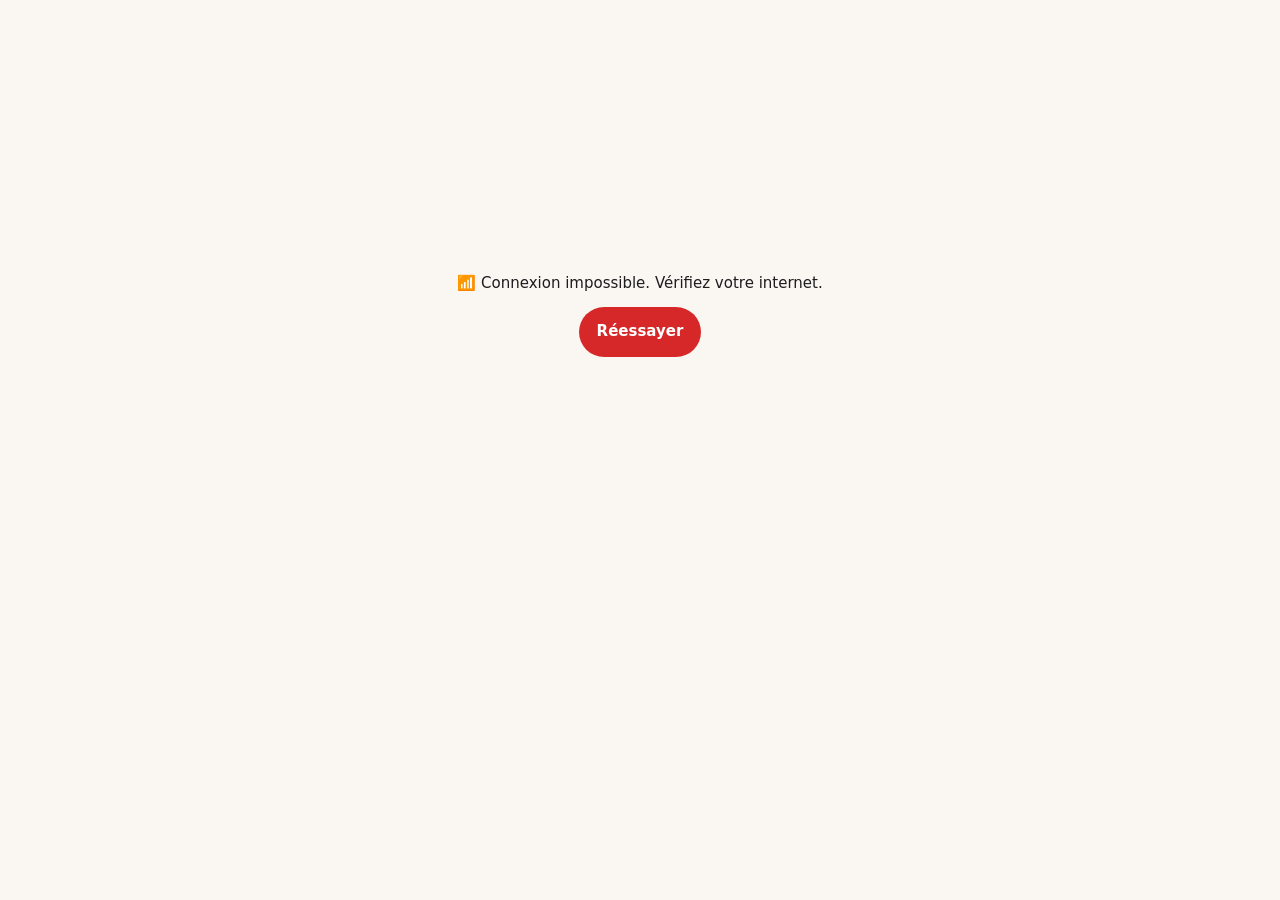
<file: index.html>
<!doctype html>
<html lang="fr">
<head>
<meta charset="utf-8">
<meta name="viewport" content="width=device-width,initial-scale=1,viewport-fit=cover">
<!-- title, description, image and icon are filled per restaurant by netlify/edge-functions/brand.js -->
<title>Commander en ligne</title>
<meta name="description" content="Commandez en quelques clics et envoyez votre commande sur WhatsApp.">
<meta property="og:title" content="Commander en ligne">
<meta name="theme-color" content="#d62828">
<link rel="stylesheet" href="/style.css">
</head>
<body>
<div id="app"><p style="padding:40px;text-align:center">…</p></div>
<script src="/wilayas.js"></script>
<script src="/config.js"></script>
<script src="/app.js"></script>
</body>
</html>
</file>
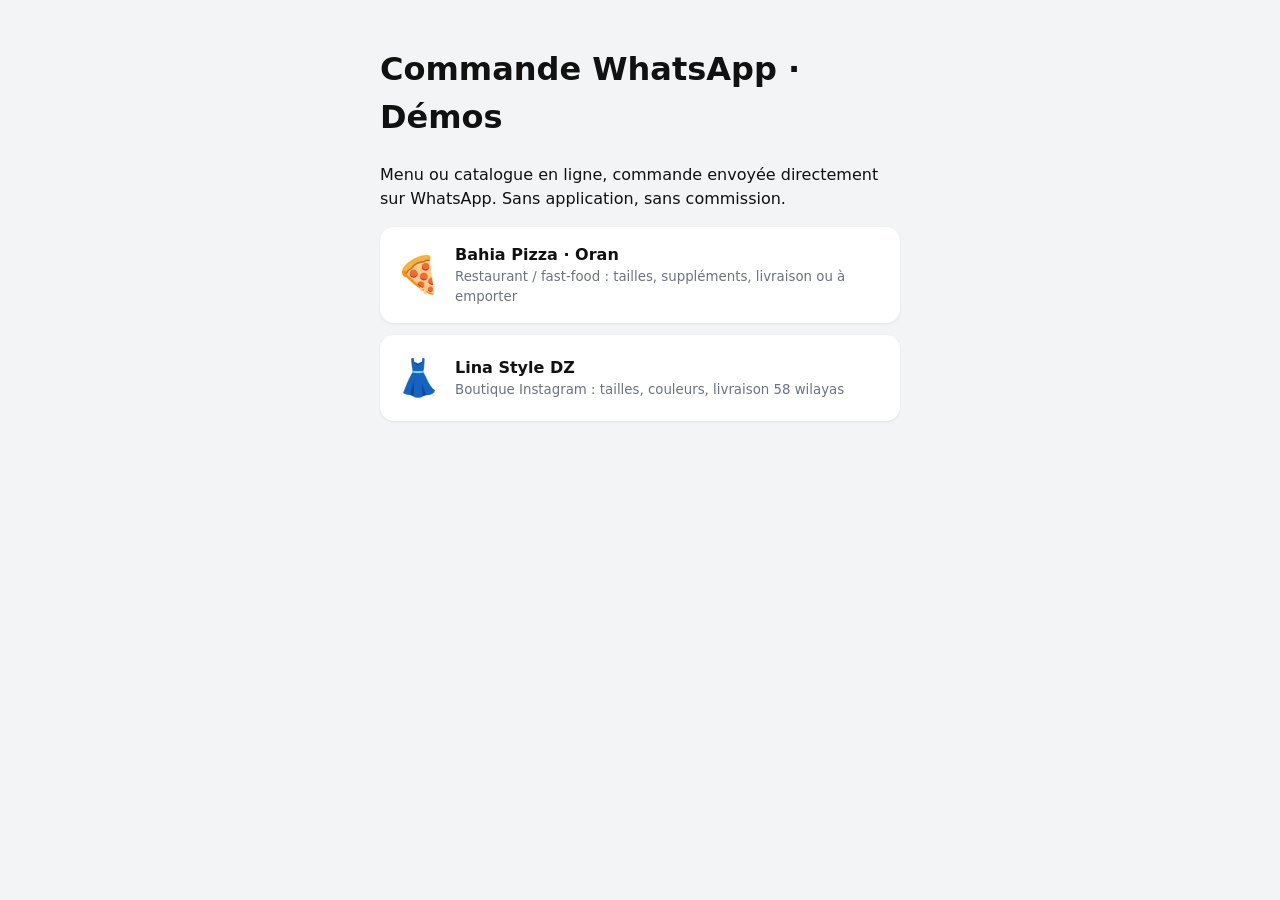
<file: demos/index.html>
<!doctype html>
<html lang="fr"><head><meta charset="utf-8"><meta name="viewport" content="width=device-width,initial-scale=1"><title>Démos · Commande WhatsApp</title>
<style>body{margin:0;font:16px/1.5 system-ui,sans-serif;background:#f3f4f6;color:#111}.w{max-width:520px;margin:0 auto;padding:24px 16px}a{display:flex;gap:14px;align-items:center;background:#fff;border-radius:14px;padding:16px;margin-top:12px;text-decoration:none;color:inherit;box-shadow:0 1px 3px rgba(0,0,0,.08)}span{font-size:36px}small{color:#6b7280;display:block}</style></head>
<body><div class="w"><h1>Commande WhatsApp · Démos</h1><p>Menu ou catalogue en ligne, commande envoyée directement sur WhatsApp. Sans application, sans commission.</p>
<a href="bahia-pizza/"><span>🍕</span><div><b>Bahia Pizza · Oran</b><small>Restaurant / fast-food : tailles, suppléments, livraison ou à emporter</small></div></a>
<a href="lina-style/"><span>👗</span><div><b>Lina Style DZ</b><small>Boutique Instagram : tailles, couleurs, livraison 58 wilayas</small></div></a>
</div></body></html>
</file>
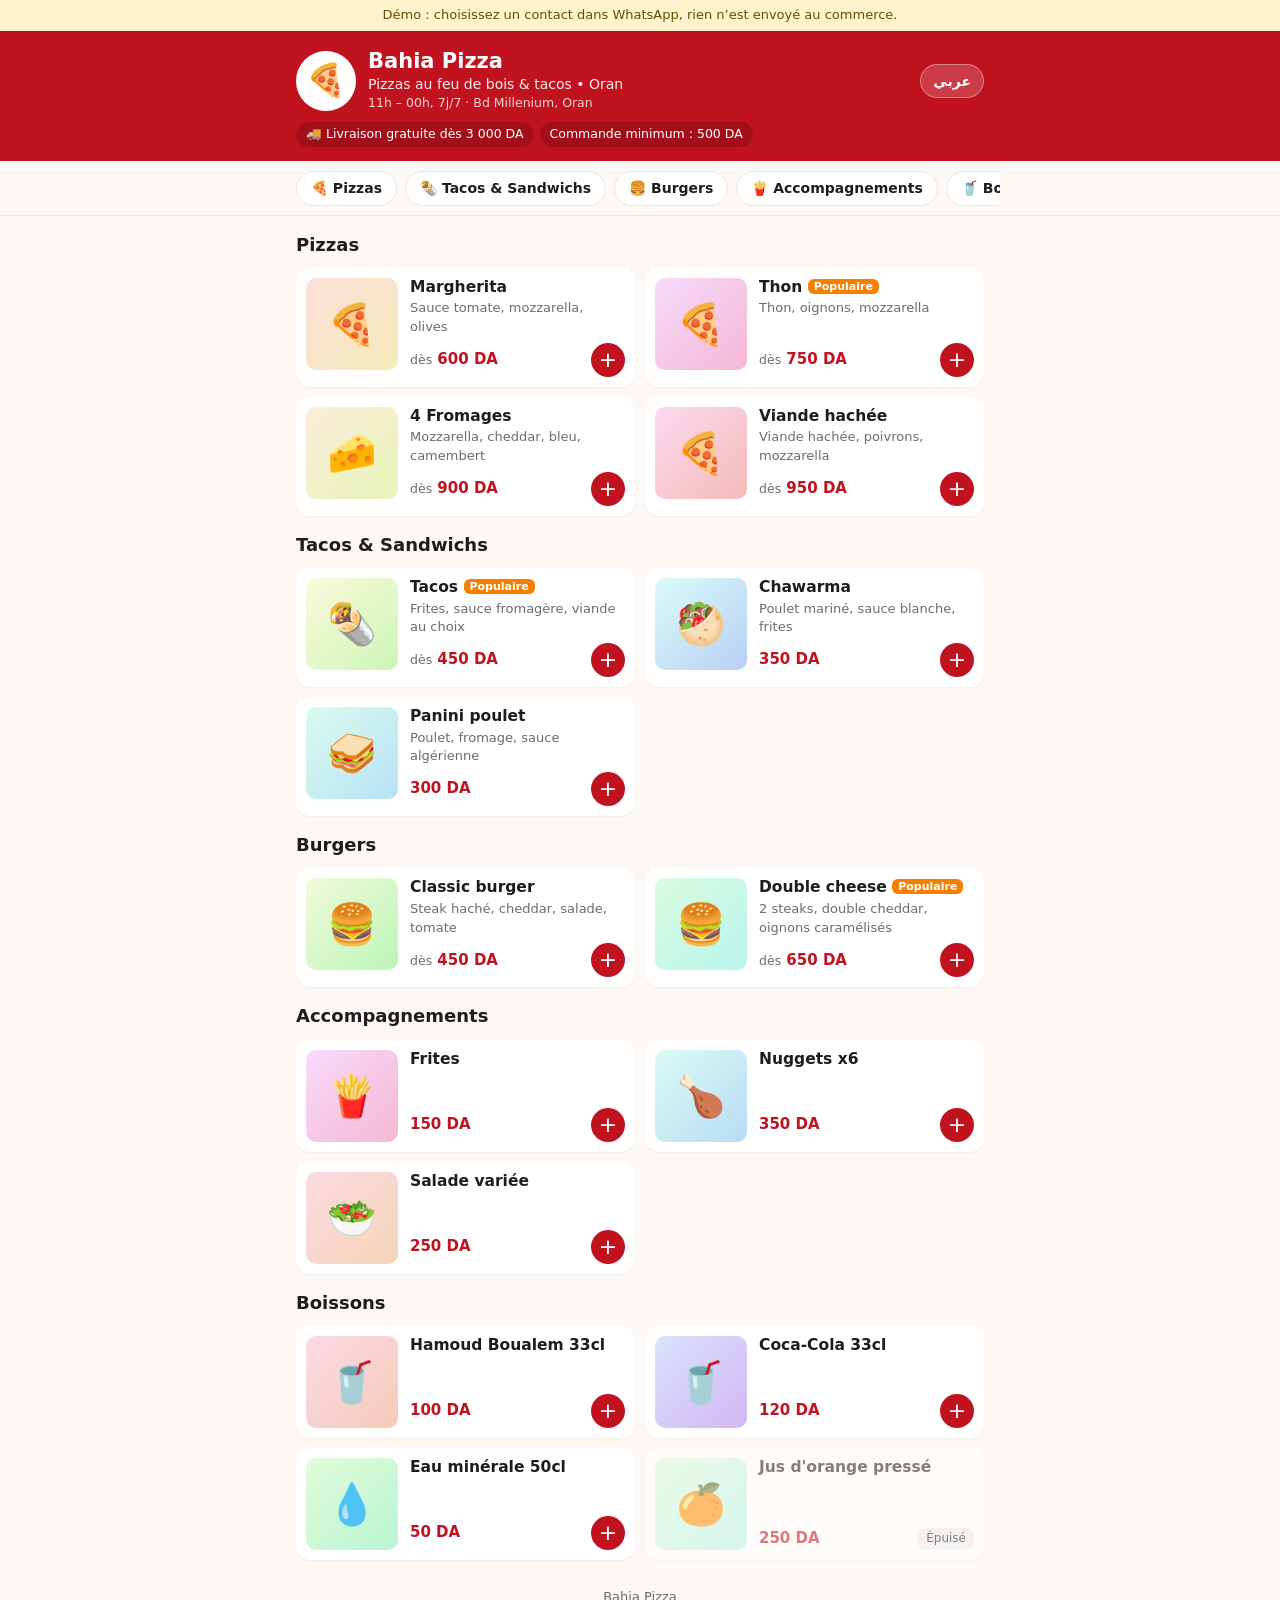
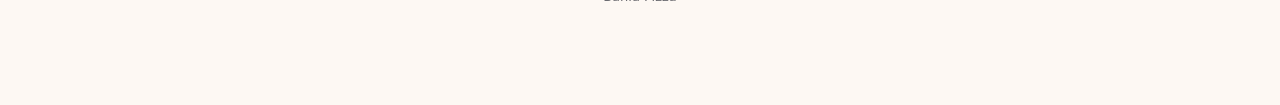
<file: demos/bahia-pizza/index.html>
<!doctype html>
<html lang="fr">
<head>
<meta charset="utf-8">
<meta name="viewport" content="width=device-width,initial-scale=1,viewport-fit=cover">
<!-- ✏️ Edit these 3 lines per client: they show in WhatsApp / Instagram link previews -->
<title>Bahia Pizza · Oran</title>
<meta name="description" content="Commandez en quelques clics et envoyez votre commande sur WhatsApp.">
<meta property="og:title" content="Commander en ligne">
<meta name="theme-color" content="#d62828">
<link rel="stylesheet" href="../../style.css">
</head>
<body>
<div id="app"><p style="padding:40px;text-align:center">…</p></div>
<script src="../../wilayas.js"></script>
<script src="config.js"></script>
<script src="../../app.js"></script>
</body>
</html>
</file>
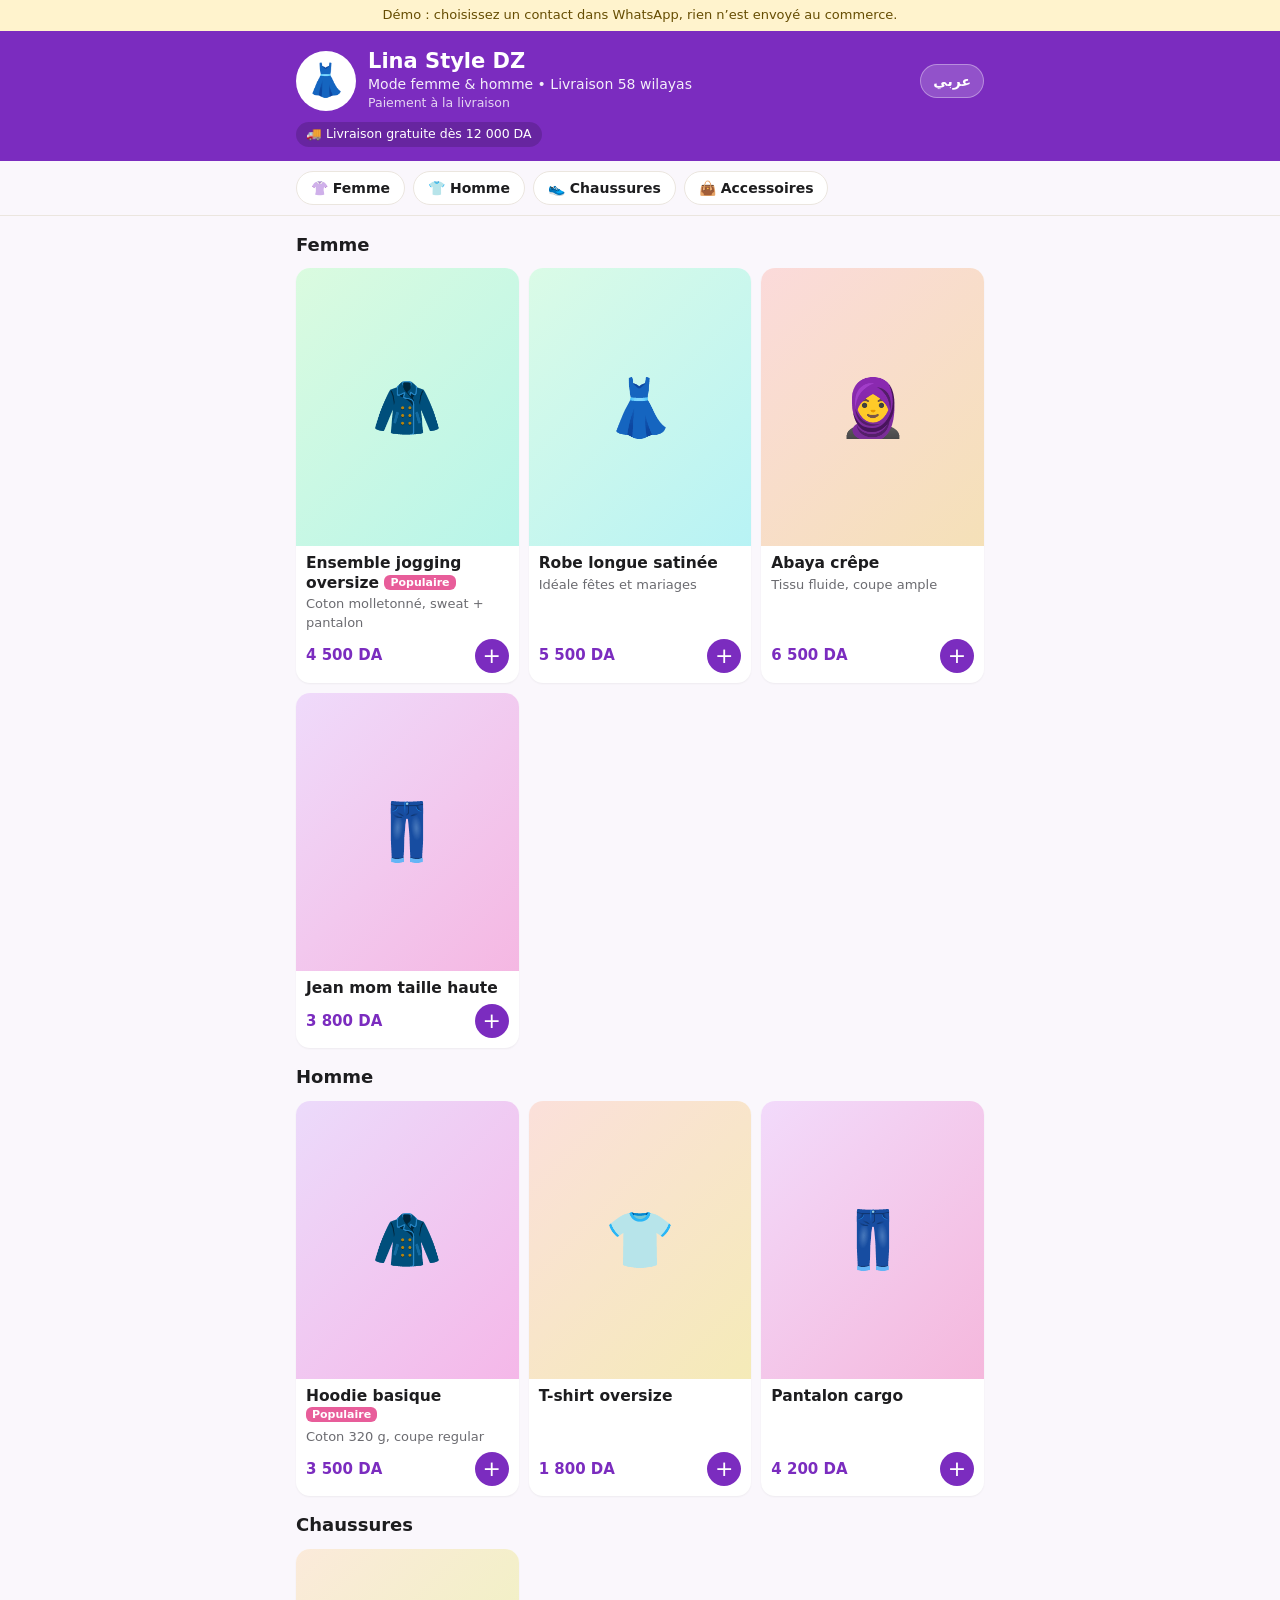
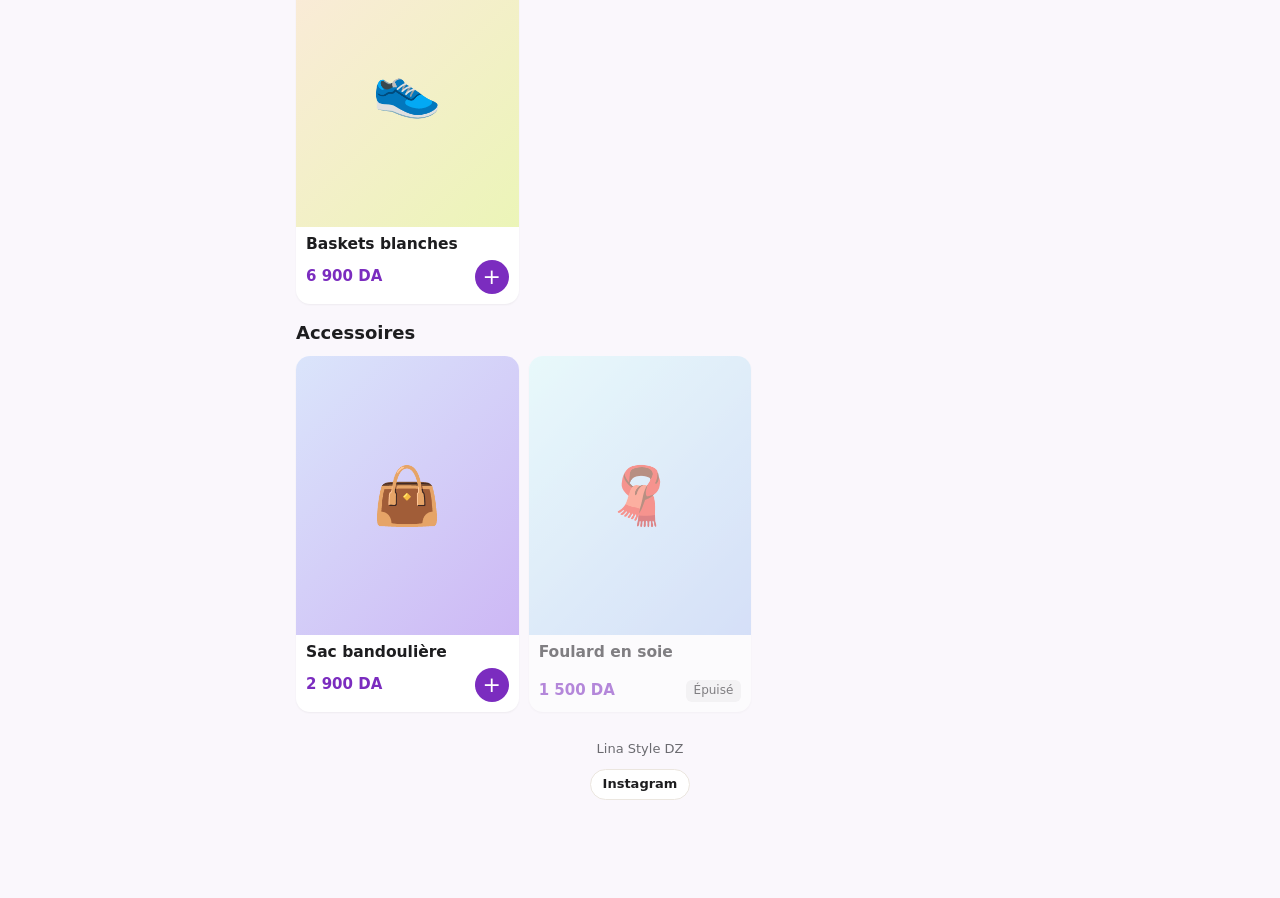
<file: demos/lina-style/index.html>
<!doctype html>
<html lang="fr">
<head>
<meta charset="utf-8">
<meta name="viewport" content="width=device-width,initial-scale=1,viewport-fit=cover">
<!-- ✏️ Edit these 3 lines per client: they show in WhatsApp / Instagram link previews -->
<title>Lina Style DZ</title>
<meta name="description" content="Commandez en quelques clics et envoyez votre commande sur WhatsApp.">
<meta property="og:title" content="Commander en ligne">
<meta name="theme-color" content="#7b2cbf">
<link rel="stylesheet" href="../../style.css">
</head>
<body>
<div id="app"><p style="padding:40px;text-align:center">…</p></div>
<script src="../../wilayas.js"></script>
<script src="config.js"></script>
<script src="../../app.js"></script>
</body>
</html>
</file>
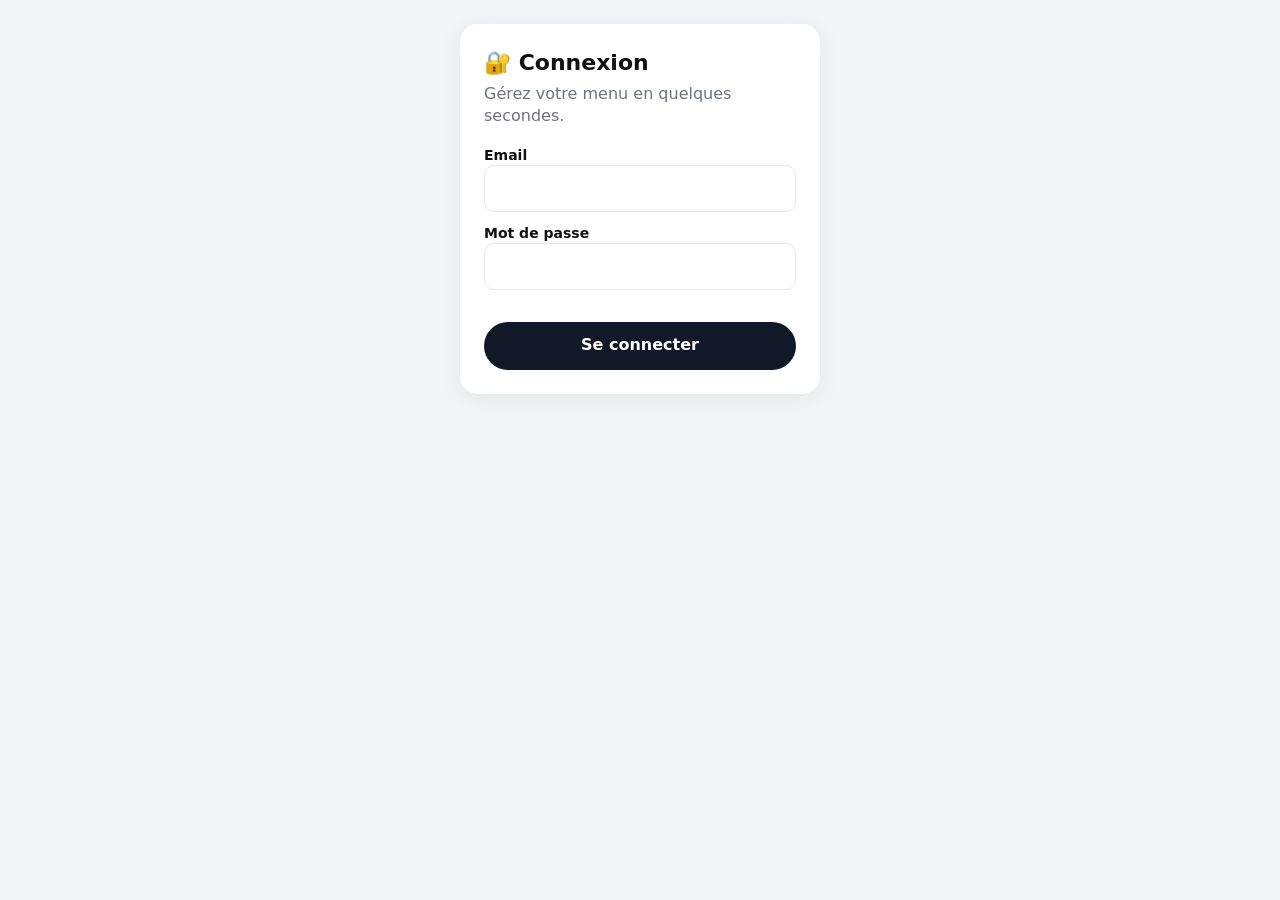
<file: admin.html>
<!doctype html>
<html lang="fr">
<head>
<meta charset="utf-8">
<meta name="viewport" content="width=device-width,initial-scale=1,viewport-fit=cover">
<meta name="robots" content="noindex">
<meta name="theme-color" content="#111827">
<title>Gestion · Menu</title>
<style>
:root{--p:#111827;--acc:#16a34a;--bg:#f3f4f6;--card:#fff;--line:#e5e7eb;--muted:#6b7280;--red:#dc2626;--r:14px}
*{box-sizing:border-box;margin:0;padding:0}
html,body{height:100%}
body{font:16px/1.4 system-ui,-apple-system,"Segoe UI",Roboto,sans-serif;background:var(--bg);color:#111;-webkit-tap-highlight-color:transparent}
button{font:inherit;color:inherit;background:none;border:0;cursor:pointer}
input,select,textarea{font:inherit;font-size:16px;color:inherit;width:100%;border:1.5px solid var(--line);border-radius:10px;padding:11px 12px;background:#fff}
input:focus,select:focus,textarea:focus{outline:none;border-color:#6366f1}
textarea{min-height:70px;resize:vertical}
[hidden]{display:none!important}
.wrap{max-width:640px;margin:0 auto;padding:0 14px}
/* login */
.login{min-height:100%;display:grid;place-items:center;padding:24px}
.login form{width:100%;max-width:360px;background:#fff;border-radius:18px;padding:24px;box-shadow:0 4px 24px rgba(0,0,0,.06)}
.login h1{font-size:22px;margin-bottom:4px}
.login p{color:var(--muted);margin-bottom:18px}
.login label{display:block;margin-top:12px;font-weight:600;font-size:14px}
.btn{display:inline-flex;align-items:center;justify-content:center;gap:6px;border-radius:999px;padding:12px 18px;font-weight:700;min-height:48px}
.btn.pri{background:var(--p);color:#fff;width:100%}
.btn.green{background:var(--acc);color:#fff}
.btn.ghost{background:#fff;border:1.5px solid var(--line)}
.btn.danger{color:var(--red);background:#fff;border:1.5px solid #fecaca}
.btn[disabled]{opacity:.5}
.err{color:var(--red);font-size:14px;margin-top:10px}
/* top bar */
.top{position:sticky;top:0;z-index:5;background:var(--p);color:#fff}
.top .wrap{display:flex;align-items:center;gap:10px;height:56px}
.top h1{font-size:17px;flex:1;min-width:0;white-space:nowrap;overflow:hidden;text-overflow:ellipsis}
.top a,.top button{color:#fff;font-size:14px;text-decoration:none;background:rgba(255,255,255,.12);border-radius:999px;padding:7px 12px;white-space:nowrap}
main{padding:12px 0 140px}
/* tabs */
.tabs{position:fixed;left:0;right:0;bottom:0;z-index:6;background:#fff;border-top:1px solid var(--line);display:flex;padding-bottom:env(safe-area-inset-bottom)}
.tabs button{flex:1;padding:8px 0 10px;font-size:12px;font-weight:600;color:var(--muted);display:flex;flex-direction:column;align-items:center;gap:2px}
.tabs button b{font-size:22px;line-height:1}
.tabs button.on{color:var(--p)}
.fab{position:fixed;right:max(16px,calc(50% - 304px));bottom:calc(76px + env(safe-area-inset-bottom));z-index:7;width:60px;height:60px;border-radius:50%;background:var(--acc);color:#fff;font-size:32px;box-shadow:0 6px 18px rgba(22,163,74,.4)}
/* lists */
.search{margin-bottom:10px}
.group{margin-top:14px}
.group h2{font-size:13px;text-transform:uppercase;letter-spacing:.04em;color:var(--muted);margin:0 4px 6px}
.list{background:var(--card);border-radius:var(--r);overflow:hidden}
.row{display:flex;align-items:center;gap:12px;padding:10px 12px;border-bottom:1px solid var(--line);cursor:pointer;min-height:64px}
.row:last-child{border-bottom:0}
.row:active{background:#f9fafb}
.thumb{width:52px;height:52px;border-radius:10px;object-fit:cover;background:#f3f4f6;flex:none;display:grid;place-items:center;font-size:26px}
.rbody{flex:1;min-width:0}
.rbody b{display:block;white-space:nowrap;overflow:hidden;text-overflow:ellipsis}
.rbody small{color:var(--muted)}
.row.off .rbody b{color:var(--muted);text-decoration:line-through}
.tag{font-size:11px;background:#f3f4f6;border-radius:6px;padding:1px 6px;margin-inline-start:4px}
/* switch */
.sw{position:relative;width:50px;height:30px;flex:none}
.sw input{position:absolute;inset:0;opacity:0;width:100%;height:100%;margin:0;cursor:pointer;z-index:1}
.sw span{position:absolute;inset:0;border-radius:999px;background:#d1d5db;transition:.15s}
.sw span::after{content:"";position:absolute;top:3px;left:3px;width:24px;height:24px;border-radius:50%;background:#fff;box-shadow:0 1px 3px rgba(0,0,0,.25);transition:.15s}
.sw input:checked+span{background:var(--acc)}
.sw input:checked+span::after{transform:translateX(20px)}
.empty{text-align:center;color:var(--muted);padding:40px 16px}
.empty b{display:block;font-size:44px;margin-bottom:6px}
/* sheet */
.sheet{position:fixed;inset:0;z-index:20;background:var(--bg);display:flex;flex-direction:column;animation:up .18s ease-out}
@keyframes up{from{transform:translateY(24px);opacity:.6}}
.sh{background:#fff;border-bottom:1px solid var(--line)}
.sh .wrap{display:flex;align-items:center;gap:10px;height:56px}
.sh h2{flex:1;font-size:18px}
.sh .x{width:40px;height:40px;border-radius:50%;background:#f3f4f6;font-size:18px}
.sb{flex:1;overflow-y:auto;padding:14px 0 24px}
.sf{background:#fff;border-top:1px solid var(--line);padding:10px 0 calc(10px + env(safe-area-inset-bottom))}
.sf .wrap{display:flex;gap:10px}
.sf .btn{flex:1}
.card{background:#fff;border-radius:var(--r);padding:14px;margin-bottom:12px}
.stats{display:grid;grid-template-columns:repeat(4,1fr);gap:6px;margin-top:12px}
.stats div{background:#fff;border-radius:12px;padding:8px 4px;text-align:center}
.stats b{display:block;font-size:17px;white-space:nowrap}
.stats small{color:var(--muted);font-size:11.5px}
.stnote{color:var(--muted);font-size:12px;margin:4px 2px 0}
.card h3{font-size:15px;margin-bottom:8px}
.f{display:block;margin-bottom:12px}
.f:last-child{margin-bottom:0}
.f>span{display:block;font-weight:600;font-size:14px;margin-bottom:5px}
.f small{display:block;color:var(--muted);font-size:12.5px;margin-top:4px}
.two{display:grid;grid-template-columns:1fr 1fr;gap:10px}
.price{font-size:22px;font-weight:700}
.chips{display:flex;flex-wrap:wrap;gap:8px}
.chip{border:1.5px solid var(--line);border-radius:999px;padding:8px 14px;font-weight:600;font-size:14px;background:#fff}
.chip.on{border-color:var(--p);background:var(--p);color:#fff}
.tog{display:flex;align-items:center;justify-content:space-between;gap:12px;padding:10px 0;border-top:1px solid var(--line)}
.tog:first-of-type{border-top:0}
.tog small{display:block;color:var(--muted);font-size:13px}
.photo{border:2px dashed #d1d5db;border-radius:var(--r);display:grid;place-items:center;aspect-ratio:4/3;background:#fafafa;color:var(--muted);font-weight:600;position:relative;overflow:hidden;width:100%}
.photo img{position:absolute;inset:0;width:100%;height:100%;object-fit:cover}
.photo b{font-size:40px;display:block;text-align:center}
.pacts{display:flex;gap:8px;margin-top:8px}
.pacts .btn{flex:1;min-height:42px;padding:8px}
details{background:#fff;border-radius:var(--r);padding:0 14px;margin-bottom:12px}
details summary{padding:14px 0;font-weight:600;cursor:pointer;list-style:none}
details summary::after{content:"＋";float:right;color:var(--muted)}
details[open] summary::after{content:"－"}
details[open]{padding-bottom:14px}
.vg{border:1.5px solid var(--line);border-radius:12px;padding:10px;margin-bottom:10px}
.vgh{display:flex;gap:8px;align-items:center;margin-bottom:8px}
.vgh input{font-weight:700}
.vc{display:flex;gap:6px;align-items:center;margin-bottom:6px}
.vc input.l{flex:1.4}
.vc input.pp{flex:1;min-width:0}
.vc input[type=color]{flex:0 0 46px;padding:2px;height:44px}
.ib{width:40px;height:44px;border-radius:10px;background:#f3f4f6;flex:none;font-size:16px}
.ib.on{background:#fee2e2}
.add{color:#4f46e5;font-weight:600;padding:6px 2px;font-size:14px}
.qa{display:flex;flex-wrap:wrap;gap:8px}
.qa button{border:1.5px dashed #c7d2fe;color:#4338ca;border-radius:999px;padding:7px 12px;font-size:14px;font-weight:600}
.arrows{display:flex;gap:4px}
.arrows button{width:36px;height:36px;border-radius:8px;background:#f3f4f6}
.wgrid{display:grid;grid-template-columns:repeat(auto-fill,minmax(140px,1fr));gap:4px 10px;max-height:260px;overflow-y:auto;margin-top:8px;font-size:14px}
.wgrid label{display:flex;gap:6px;align-items:center}
.wgrid input{width:auto}
.toast{position:fixed;left:50%;bottom:calc(150px + env(safe-area-inset-bottom));transform:translateX(-50%);background:#111827;color:#fff;padding:10px 18px;border-radius:999px;font-size:14px;z-index:30;opacity:0;transition:.2s;pointer-events:none;white-space:nowrap}
.toast.on{opacity:1}
.toast.bad{background:var(--red)}
.busy{position:fixed;inset:0;z-index:40;background:rgba(255,255,255,.6);display:grid;place-items:center}
.spin{width:40px;height:40px;border-radius:50%;border:4px solid #e5e7eb;border-top-color:var(--p);animation:sp .8s linear infinite}
@keyframes sp{to{transform:rotate(360deg)}}
.savebar{position:sticky;bottom:calc(66px + env(safe-area-inset-bottom));padding:8px 0;z-index:4}
.savebar .btn{box-shadow:0 6px 18px rgba(22,163,74,.35)}
.hint{color:var(--muted);font-size:13px;margin:4px 4px 10px}
</style>
</head>
<body>
<div id="root"></div>
<div class="toast" id="toast"></div>
<script src="wilayas.js"></script>
<script src="config.js"></script>
<script>
(function () {
'use strict';
var C = window.CONFIG || {}, W = window.WILAYAS || [];
var root = document.getElementById('root');
function esc(s) { return String(s == null ? '' : s).replace(/[&<>"']/g, function (c) { return { '&': '&amp;', '<': '&lt;', '>': '&gt;', '"': '&quot;', "'": '&#39;' }[c]; }); }
function $(s, el) { return (el || root).querySelector(s); }
function toast(m, bad) { var t = document.getElementById('toast'); t.textContent = m; t.className = 'toast on' + (bad ? ' bad' : ''); clearTimeout(toast.h); toast.h = setTimeout(function () { t.className = 'toast'; }, 2400); }
function busy(on) { var b = document.getElementById('busy'); if (on && !b) { b = document.createElement('div'); b.id = 'busy'; b.className = 'busy'; b.innerHTML = '<div class="spin"></div>'; document.body.appendChild(b); } else if (!on && b) b.remove(); }
function money(n) { return String(Math.round(+n || 0)).replace(/\B(?=(\d{3})+(?!\d))/g, ' ') + ' DA'; }
function uid() { return (crypto.randomUUID ? crypto.randomUUID() : Date.now().toString(36) + Math.random().toString(36).slice(2)); }
function clone(o) { return JSON.parse(JSON.stringify(o)); }

if (!C.supabase || !C.supabase.url) {
  root.innerHTML = '<div class="login"><form><h1>⚙️ Configuration</h1><p>Ajoutez <code>supabase</code> dans <code>config.js</code>.</p></form></div>';
  return;
}

/* ================= Supabase (plain fetch, no library) ================= */
// The shop is found from the login (owners have one). ?shop=slug or a config shop can pre-select one.
var SB = C.supabase.url.replace(/\/$/, ''), KEY = C.supabase.key;
var qShop = (/[?&]shop=([a-z0-9-]+)/.exec(location.search) || [])[1] || null;
var SHOP = qShop || C.shop || null, isAdmin = false, shopList = null;
var SKEY = 'wo_admin';
var sess = null; try { sess = JSON.parse(localStorage.getItem(SKEY) || 'null'); } catch (e) {}
function saveSess() { try { if (sess) localStorage.setItem(SKEY, JSON.stringify(sess)); else localStorage.removeItem(SKEY); } catch (e) {} }

function authCall(grant, body) {
  return fetch(SB + '/auth/v1/token?grant_type=' + grant, { method: 'POST', headers: { apikey: KEY, 'Content-Type': 'application/json' }, body: JSON.stringify(body) })
    .then(function (r) { return r.json().then(function (j) {
      if (!r.ok) throw new Error(/invalid/i.test(j.error_description || j.msg || j.error || '') ? 'Email ou mot de passe incorrect' : (j.error_description || j.msg || 'Erreur de connexion'));
      sess = { access_token: j.access_token, refresh_token: j.refresh_token, expires_at: Math.floor(Date.now() / 1000) + (j.expires_in || 3600), user: { id: j.user && j.user.id, email: j.user && j.user.email } };
      saveSess(); return sess;
    }); });
}
function token() {
  if (!sess) return Promise.reject(new Error('auth'));
  if (sess.expires_at - 60 > Date.now() / 1000) return Promise.resolve(sess.access_token);
  return authCall('refresh_token', { refresh_token: sess.refresh_token }).then(function (s) { return s.access_token; })
    .catch(function (e) { if (navigator.onLine) { sess = null; saveSess(); } throw e; });
}
function api(method, path, body, extra) {
  return token().then(function (tk) {
    var h = { apikey: KEY, Authorization: 'Bearer ' + tk };
    if (body !== undefined && !(body instanceof Blob)) { h['Content-Type'] = 'application/json'; h.Prefer = 'return=representation'; }
    Object.keys(extra || {}).forEach(function (k) { h[k] = extra[k]; });
    return fetch(SB + path, { method: method, headers: h, body: body === undefined ? undefined : (body instanceof Blob ? body : JSON.stringify(body)) });
  }).then(function (r) {
    if (r.status === 401) { sess = null; saveSess(); render(); throw new Error('Session expirée, reconnectez-vous'); }
    if (!r.ok) return r.text().then(function (t) { throw new Error('Erreur ' + r.status + (t ? ' : ' + t.slice(0, 120) : '')); });
    return r.status === 204 ? null : r.text().then(function (t) { return t ? JSON.parse(t) : null; });
  });
}
var rest = {
  get: function (p) { return api('GET', '/rest/v1/' + p); },
  ins: function (t, row) { return api('POST', '/rest/v1/' + t, row).then(function (r) { return r[0]; }); },
  upd: function (t, id, row) { return api('PATCH', '/rest/v1/' + t + '?id=eq.' + encodeURIComponent(id), row).then(function (r) { if (!r || !r.length) throw new Error('Non autorisé'); return r[0]; }); },
  del: function (t, id) { return api('DELETE', '/rest/v1/' + t + '?id=eq.' + encodeURIComponent(id)); }
};
function publicUrl(path) { return SB + '/storage/v1/object/public/photos/' + path; }
function pathOf(url) { var i = (url || '').indexOf('/object/public/photos/'); return i < 0 ? null : url.slice(i + 22); }
function thumbOf(p) { return p.replace(/(\.\w+)$/, '_t$1'); }
function upload(path, blob) { return api('POST', '/storage/v1/object/photos/' + path, blob, { 'Content-Type': blob.type, 'cache-control': 'max-age=31536000', 'x-upsert': 'true' }); }
function removePhoto(url) {
  var p = pathOf(url); if (!p) return Promise.resolve();
  return api('DELETE', '/storage/v1/object/photos', { prefixes: [p, thumbOf(p)] }).catch(function () {});
}

/* ================= photo compression ================= */
function loadImg(file) {
  return new Promise(function (ok, ko) { var u = URL.createObjectURL(file), im = new Image(); im.onload = function () { ok(im); }; im.onerror = function () { ko(new Error('Image illisible')); }; im.src = u; });
}
function toBlob(cv, type, q) { return new Promise(function (ok) { cv.toBlob(ok, type, q); }); }
function shrink(im, max, target) {
  var s = Math.min(1, max / Math.max(im.naturalWidth, im.naturalHeight)), cv = document.createElement('canvas');
  cv.width = Math.round(im.naturalWidth * s); cv.height = Math.round(im.naturalHeight * s);
  var ctx = cv.getContext('2d'); ctx.fillStyle = '#fff'; ctx.fillRect(0, 0, cv.width, cv.height); ctx.drawImage(im, 0, 0, cv.width, cv.height);
  var qs = [0.82, 0.72, 0.62, 0.52, 0.42, 0.34], i = 0, type = 'image/webp';
  function next() {
    return toBlob(cv, type, qs[i]).then(function (b) {
      if (b && b.type !== type) { type = 'image/jpeg'; return next(); }      // old Safari: no webp encoder
      if (b.size <= target || i === qs.length - 1) return b;
      i++; return next();
    });
  }
  return next();
}
function compress(file, max, target, thumbMax, thumbTarget) {
  return loadImg(file).then(function (im) {
    return Promise.all([shrink(im, max, target), thumbMax ? shrink(im, thumbMax, thumbTarget) : null]);
  });
}
function uploadPhoto(file, max, target) {
  return compress(file, max, target, 320, 20000).then(function (b) {
    var ext = b[0].type === 'image/webp' ? '.webp' : '.jpg', p = SHOP + '/' + uid() + ext;
    return Promise.all([upload(p, b[0]), upload(thumbOf(p), b[1])]).then(function () { return { url: publicUrl(p), size: b[0].size }; });
  });
}

/* ================= state ================= */
var S = { shop: null, cats: [], items: [], stats: null }, tab = 'items', q = '', sheet = null, loadErr = '';
function rpc(fn, args) { return api('POST', '/rest/v1/rpc/' + fn, args || {}); }
// which shop does this login manage? owner → their shop; platform admin (you) → a picker
var adminChecked = false;
function pickShop(id) { SHOP = id; S.shop = null; S.stats = null; tab = 'items'; try { history.replaceState(null, '', '?shop=' + id); } catch (e) {} load(); }
function load() {
  busy(true);
  var ready = adminChecked ? Promise.resolve() :
    rpc('is_platform_admin').then(function (a) { isAdmin = a === true; }, function () { isAdmin = false; }).then(function () { adminChecked = true; });
  return ready.then(function () {
    if (SHOP) return loadShop();
    return rest.get('shops?owner=eq.' + encodeURIComponent(sess.user.id) + '&select=id,settings&order=created_at').then(function (rows) {
      if (rows.length === 1 && !isAdmin) { SHOP = rows[0].id; return loadShop(); }
      if (isAdmin) return rpc('platform_shops').then(function (r) { busy(false); shopList = r; render(); });
      if (!rows.length) throw new Error('Aucune boutique liée à ce compte (' + sess.user.email + ').');
      shopList = rows.map(function (r) { return { id: r.id, name: ((r.settings || {}).business || {}).name }; }); busy(false); render();
    });
  }).catch(function (e) { busy(false); loadErr = e.message; render(); });
}
function loadShop() {
  return rest.get('shops?id=eq.' + encodeURIComponent(SHOP) + '&select=id,owner,settings,status,paid_until,categories(*),items(*)').then(function (rows) {
    busy(false);
    if (!rows || !rows.length) { loadErr = 'Boutique « ' + SHOP + ' » introuvable.'; return render(); }
    if (rows[0].owner !== sess.user.id && !isAdmin) { loadErr = 'Ce compte n\'a pas accès à cette boutique.'; return render(); }
    rpc('order_stats', { p_shop: SHOP }).then(function (st) { S.stats = st; if (tab === 'items' && !sheet) render(); }, function () {});
    S.shop = rows[0]; S.cats = (rows[0].categories || []).sort(byPos); S.items = (rows[0].items || []).sort(byPos);
    loadErr = ''; render();
  }).catch(function (e) { busy(false); loadErr = e.message; render(); });
}
function byPos(a, b) { return (a.position - b.position) || String(a.name).localeCompare(String(b.name)); }
function catName(id) { var c = S.cats.filter(function (c) { return c.id === id; })[0]; return c ? (c.icon ? c.icon + ' ' : '') + c.name : 'Sans catégorie'; }

/* ================= render ================= */
function render() {
  if (!sess) return renderLogin();
  if (!S.shop && !SHOP && shopList && !loadErr) {
    root.innerHTML = '<header class="top"><div class="wrap"><h1>Choisir une boutique</h1>' + (isAdmin ? '<a href="platform.html">🧭 Plateforme</a>' : '') + '<button data-a="logout">Sortir</button></div></header><main class="wrap"><div class="list" style="margin-top:12px">' +
      shopList.map(function (r) { return '<button class="row" data-a="pick-shop" data-id="' + esc(r.id) + '" style="width:100%;text-align:start"><div class="rbody"><b>' + esc(r.name || r.id) + '</b><small>' + esc(r.id) + (r.open === false ? ' · fermé' : '') + '</small></div></button>'; }).join('') + '</div></main>';
    return;
  }
  if (!S.shop) {
    root.innerHTML = '<div class="login"><form onsubmit="return false"><h1>' + (loadErr ? '⚠️' : '…') + '</h1><p>' + esc(loadErr || 'Chargement') + '</p>' +
      (loadErr ? '<button class="btn pri" data-a="reload">Réessayer</button><p style="margin-top:12px"><button class="btn ghost" data-a="logout" style="width:100%">Se déconnecter</button></p>' : '') + '</form></div>';
    return;
  }
  var st = S.shop.settings || {}, b = st.business || {};
  var h = '<header class="top"><div class="wrap"><h1>' + esc(b.name || SHOP) + '</h1><a href="/' + esc(SHOP) + '" target="_blank" rel="noopener">👁 Voir</a>' + (isAdmin ? '<button data-a="switch">⇄</button>' : '') + '<button data-a="logout" >Sortir</button></div></header><main class="wrap">';
  if (S.shop.status === 'suspended' || (S.shop.paid_until && S.shop.paid_until < new Date().toISOString().slice(0, 10))) h += '<div class="card" style="background:#fef2f2;margin-top:12px"><b>⛔ Menu fermé au public.</b> Contactez votre prestataire.</div>';
  if (tab === 'items') h += itemsTab(); else if (tab === 'cats') h += catsTab(); else h += shopTab(st);
  h += '</main>';
  if (tab === 'items') h += '<button class="fab" data-a="new-item" aria-label="Ajouter un article">+</button>';
  h += '<nav class="tabs">' + [['items', '🍽️', 'Articles'], ['cats', '🗂️', 'Catégories'], ['shop', '🏪', 'Boutique']].map(function (t) {
    return '<button data-a="tab" data-t="' + t[0] + '" class="' + (tab === t[0] ? 'on' : '') + '"><b>' + t[1] + '</b>' + t[2] + '</button>';
  }).join('') + '</nav>';
  if (sheet) h += sheet.type === 'item' ? itemSheet() : catSheet();
  var y = window.scrollY, sb = $('.sb'), sy = sb ? sb.scrollTop : 0;
  root.innerHTML = h;
  window.scrollTo(0, y); var nsb = $('.sb'); if (nsb) nsb.scrollTop = sy;
}

function renderLogin(err) {
  root.innerHTML = '<div class="login"><form id="login"><h1>🔐 Connexion</h1><p>Gérez votre menu en quelques secondes.</p>' +
    '<label for="em">Email</label><input id="em" type="email" autocomplete="username" required>' +
    '<label for="pw">Mot de passe</label><input id="pw" type="password" autocomplete="current-password" required>' +
    '<p class="err" id="lerr">' + esc(err || '') + '</p><button class="btn pri" style="margin-top:14px">Se connecter</button></form></div>';
  $('#login').onsubmit = function (e) {
    e.preventDefault(); var btn = $('#login .btn'); btn.disabled = true; btn.textContent = '…';
    authCall('password', { email: $('#em').value.trim(), password: $('#pw').value })
      .then(function () { load(); }).catch(function (er) { renderLogin(er.message); });
  };
}

/* ---------- Articles ---------- */
function thumbHtml(it) {
  return it.photo ? '<img class="thumb" loading="lazy" alt="" src="' + esc(publicUrl(thumbOf(pathOf(it.photo) || ''))) + '" onerror="this.onerror=null;this.src=\'' + esc(it.photo) + '\'">' : '<span class="thumb">' + esc(it.emoji || '🍽️') + '</span>';
}
function statsCard() {
  var s = S.stats; if (!s) return '';
  return '<div class="stats"><div><b>' + (s.today || 0) + '</b><small>aujourd\'hui</small></div><div><b>' + (s.week || 0) + '</b><small>7 jours</small></div><div><b>' + (s.month || 0) + '</b><small>30 jours</small></div><div><b>' + money(s.month_total || 0) + '</b><small>valeur 30 j</small></div></div><p class="stnote">Commandes envoyées sur WhatsApp</p>';
}
function itemsTab() {
  if (!S.items.length) return statsCard() + '<div class="empty"><b>🍽️</b>Aucun article pour l\'instant.<br>Appuyez sur <b style="display:inline;font-size:inherit">+</b> pour ajouter le premier.</div>';
  var h = statsCard() + '<input class="search" id="q" type="search" placeholder="🔎 Rechercher un article" value="' + esc(q) + '">';
  var groups = S.cats.map(function (c) { return { id: c.id, name: catName(c.id) }; }).concat([{ id: null, name: 'Sans catégorie' }]);
  var any = false;
  groups.forEach(function (g) {
    var its = S.items.filter(function (i) { return (i.category_id || null) === g.id && (!q || (i.name + ' ' + (i.name_ar || '')).toLowerCase().indexOf(q.toLowerCase()) >= 0); });
    if (!its.length) return; any = true;
    h += '<section class="group"><h2>' + esc(g.name) + ' · ' + its.length + '</h2><div class="list">' + its.map(function (it) {
      return '<div class="row' + (it.available ? '' : ' off') + '" data-a="edit-item" data-id="' + it.id + '">' + thumbHtml(it) +
        '<div class="rbody"><b>' + esc(it.name) + '</b><small>' + money(it.price) + (it.variants && it.variants.length ? ' · ' + it.variants.length + ' option(s)' : '') + '</small>' +
        (it.hidden ? '<span class="tag">masqué</span>' : '') + (it.popular ? '<span class="tag">⭐</span>' : '') + '</div>' +
        '<label class="sw" title="Disponible"><input type="checkbox" data-a="avail" data-id="' + it.id + '"' + (it.available ? ' checked' : '') + ' aria-label="Disponible"><span></span></label></div>';
    }).join('') + '</div></section>';
  });
  if (!any) h += '<div class="empty">Aucun résultat.</div>';
  return h + '<p class="hint" style="margin-top:12px">Le bouton vert = disponible. Éteignez-le quand un article est épuisé.</p>';
}

/* variants editor model */
var KINDS = { size: 'Taille', color: 'Couleur', option: 'Option', extra: 'Suppléments' };
var KIND_AR = { size: 'الحجم', color: 'اللون', option: 'اختيار', extra: 'إضافات' };
function kindOf(v) { if (v.kind) return v.kind; if (v.multi) return 'extra'; if (v.choices.some(function (c) { return c.color; })) return 'color'; if (v.choices.some(function (c) { return c.price != null; })) return 'size'; return 'option'; }
function toEditor(vs) { return clone(vs || []).map(function (v) { v.kind = kindOf(v); v.choices.forEach(function (c) { c.p = v.kind === 'size' ? c.price : v.kind === 'color' ? null : c.add; }); return v; }); }
function fromEditor(vs) {
  return vs.map(function (v) {
    var o = { name: (v.name || KINDS[v.kind]).trim(), kind: v.kind };
    if (v.name_ar) o.name_ar = v.name_ar; else if (!v.name || v.name === KINDS[v.kind]) o.name_ar = KIND_AR[v.kind];
    if (v.kind === 'extra') o.multi = true;
    o.choices = v.choices.filter(function (c) { return String(c.label || '').trim(); }).map(function (c) {
      var x = { label: c.label.trim() }; if (c.label_ar) x.label_ar = c.label_ar;
      var p = c.p === '' || c.p == null ? null : Math.max(0, Math.round(+c.p));
      if (v.kind === 'size' && p != null) x.price = p;
      if ((v.kind === 'option' || v.kind === 'extra') && p) x.add = p;
      if (v.kind === 'color') x.color = c.color || '#000000';
      if (c.soldOut) x.soldOut = true;
      return x;
    });
    return o;
  }).filter(function (v) { return v.choices.length; });
}
var PRESETS = {
  size: function (mode) { return { kind: 'size', name: mode === 'shop' ? 'Taille' : 'Taille', choices: (mode === 'shop' ? ['S', 'M', 'L', 'XL'] : ['M', 'L', 'XL']).map(function (l) { return { label: l, p: '' }; }) }; },
  color: function () { return { kind: 'color', name: 'Couleur', choices: [{ label: 'Noir', label_ar: 'أسود', color: '#111111' }, { label: 'Blanc', label_ar: 'أبيض', color: '#ffffff' }] }; },
  option: function () { return { kind: 'option', name: 'Sauce', choices: [{ label: '', p: '' }, { label: '', p: '' }] }; },
  extra: function () { return { kind: 'extra', name: 'Suppléments', choices: [{ label: 'Fromage', p: 80 }, { label: '', p: '' }] }; }
};

function openItem(it) {
  var d = it ? clone(it) : { name: '', price: '', category_id: (S.cats[0] || {}).id || null, available: true, popular: false, hidden: false, variants: [], description: '' };
  d.v = toEditor(d.variants);
  sheet = { type: 'item', d: d, isNew: !it, file: null, preview: null, dropPhoto: false };
  render();
}
function itemSheet() {
  var d = sheet.d, mode = (S.shop.settings || {}).mode;
  var img = sheet.preview || (!sheet.dropPhoto && d.photo);
  var h = '<div class="sheet" role="dialog"><div class="sh"><div class="wrap"><button class="x" data-a="close" aria-label="Fermer">✕</button><h2>' + (sheet.isNew ? 'Nouvel article' : 'Modifier') + '</h2></div></div><div class="sb"><div class="wrap">';
  h += '<div class="card"><label class="photo" for="ph">' + (img ? '<img src="' + esc(img) + '" alt="">' : '<span><b>📷</b>Ajouter une photo</span>') + '</label>' +
    '<input id="ph" type="file" accept="image/*" hidden>' +
    (img ? '<div class="pacts"><label class="btn ghost" for="ph">📷 Changer</label><button class="btn danger" data-a="rm-photo">Retirer</button></div>' : '') + '</div>';
  h += '<div class="card"><label class="f"><span>Nom *</span><input data-k="name" value="' + esc(d.name) + '" placeholder="' + (mode === 'shop' ? 'Ex : Hoodie oversize' : 'Ex : Pizza Margherita') + '" maxlength="80"></label>' +
    '<label class="f"><span>Prix (DA) *</span><input class="price" data-k="price" type="number" inputmode="numeric" min="0" step="10" value="' + esc(d.price) + '" placeholder="0"></label>' +
    '<div class="f"><span>Catégorie</span><div class="chips">' + S.cats.map(function (c) {
      return '<button class="chip' + (d.category_id === c.id ? ' on' : '') + '" data-a="pick-cat" data-id="' + c.id + '">' + esc((c.icon ? c.icon + ' ' : '') + c.name) + '</button>';
    }).join('') + '<button class="chip' + (!d.category_id ? ' on' : '') + '" data-a="pick-cat" data-id="">Aucune</button></div></div></div>';
  h += '<div class="card">' + tog('available', 'Disponible', 'Éteint = affiché « Épuisé »', d.available) + tog('popular', '⭐ Populaire', 'Badge sur le menu', d.popular) + tog('hidden', 'Masquer', 'Invisible pour les clients', d.hidden) + '</div>';
  h += '<div class="card"><h3>' + (mode === 'shop' ? 'Tailles, couleurs, options' : 'Tailles, options, suppléments') + '</h3>';
  d.v.forEach(function (v, gi) {
    h += '<div class="vg"><div class="vgh"><select data-g="' + gi + '" data-vk="kind" style="flex:0 0 130px">' + Object.keys(KINDS).map(function (k) { return '<option value="' + k + '"' + (v.kind === k ? ' selected' : '') + '>' + KINDS[k] + '</option>'; }).join('') + '</select>' +
      '<input data-g="' + gi + '" data-vk="name" value="' + esc(v.name) + '" placeholder="Nom du groupe"><button class="ib" data-a="rm-group" data-g="' + gi + '" aria-label="Supprimer le groupe">🗑</button></div>';
    v.choices.forEach(function (c, ci) {
      h += '<div class="vc"><input class="l" data-g="' + gi + '" data-c="' + ci + '" data-ck="label" value="' + esc(c.label) + '" placeholder="' + (v.kind === 'size' ? 'Ex : L' : v.kind === 'color' ? 'Ex : Noir' : 'Ex : Fromage') + '">' +
        (v.kind === 'color' ? '<input type="color" data-g="' + gi + '" data-c="' + ci + '" data-ck="color" value="' + esc(c.color || '#000000') + '">'
          : '<input class="pp" type="number" inputmode="numeric" data-g="' + gi + '" data-c="' + ci + '" data-ck="p" value="' + esc(c.p == null ? '' : c.p) + '" placeholder="' + (v.kind === 'size' ? 'Prix' : '+ DA') + '">') +
        '<button class="ib' + (c.soldOut ? ' on' : '') + '" data-a="so-choice" data-g="' + gi + '" data-c="' + ci + '" title="Épuisé">' + (c.soldOut ? '🚫' : '✓') + '</button>' +
        '<button class="ib" data-a="rm-choice" data-g="' + gi + '" data-c="' + ci + '" aria-label="Supprimer">✕</button></div>';
    });
    h += '<button class="add" data-a="add-choice" data-g="' + gi + '">+ Ajouter un choix</button>' +
      '<p class="hint" style="margin:4px 0 0">' + { size: 'Le prix remplace le prix de base.', color: 'Pastille de couleur affichée au client.', option: 'Un seul choix. « + DA » optionnel.', extra: 'Plusieurs choix possibles, « + DA » ajouté au prix.' }[v.kind] + ' 🚫 = épuisé.</p></div>';
  });
  h += '<div class="qa">' + (mode === 'shop' ? ['size', 'color', 'option'] : ['size', 'option', 'extra']).map(function (k) { return '<button data-a="add-group" data-k="' + k + '">+ ' + (k === 'size' ? 'Tailles' : k === 'color' ? 'Couleurs' : k === 'extra' ? 'Suppléments' : 'Choix (sauce…)') + '</button>'; }).join('') + '</div></div>';
  h += '<div class="card"><label class="f"><span>Description</span><textarea data-k="description" placeholder="Ingrédients, matière…">' + esc(d.description) + '</textarea></label></div>';
  h += '<details><summary>🇩🇿 En arabe (optionnel)</summary><label class="f"><span>الاسم</span><input dir="rtl" data-k="name_ar" value="' + esc(d.name_ar) + '"></label><label class="f"><span>الوصف</span><textarea dir="rtl" data-k="description_ar">' + esc(d.description_ar) + '</textarea></label></details>';
  h += '<details><summary>😀 Emoji (si pas de photo)</summary><label class="f"><input data-k="emoji" value="' + esc(d.emoji) + '" placeholder="🍕" maxlength="4"></label></details>';
  h += '</div></div><div class="sf"><div class="wrap">' + (sheet.isNew ? '' : '<button class="btn danger" data-a="del-item" style="flex:0 0 auto">🗑</button>') +
    '<button class="btn green" data-a="save-item">Enregistrer</button></div></div></div>';
  return h;
}
function tog(k, label, sub, on) { return '<div class="tog"><div><b>' + label + '</b><small>' + sub + '</small></div><label class="sw"><input type="checkbox" data-k="' + k + '"' + (on ? ' checked' : '') + '><span></span></label></div>'; }

function saveItem() {
  var d = sheet.d;
  if (!String(d.name || '').trim()) return toast('Le nom est obligatoire', true);
  var variants = fromEditor(d.v);
  var price = d.price === '' || d.price == null ? null : Math.round(+d.price);
  var sizes = variants.filter(function (v) { return v.kind === 'size'; })[0];
  if (price == null && sizes) { var ps = sizes.choices.filter(function (c) { return c.price != null; }).map(function (c) { return c.price; }); if (ps.length) price = Math.min.apply(null, ps); }
  if (price == null || isNaN(price) || price < 0) return toast('Indiquez un prix', true);
  var row = { name: d.name.trim(), name_ar: d.name_ar || null, description: d.description || null, description_ar: d.description_ar || null, price: price,
    category_id: d.category_id || null, available: !!d.available, popular: !!d.popular, hidden: !!d.hidden, variants: variants, emoji: d.emoji || null };
  busy(true);
  var oldPhoto = d.photo, p = Promise.resolve();
  if (sheet.file) p = uploadPhoto(sheet.file, 1000, 100000).then(function (r) { row.photo = r.url; });
  else if (sheet.dropPhoto) row.photo = null;
  p.then(function () {
    if (sheet.isNew) { row.shop_id = SHOP; row.position = S.items.reduce(function (m, i) { return Math.max(m, i.position); }, 0) + 1; return rest.ins('items', row); }
    return rest.upd('items', d.id, row);
  }).then(function (saved) {
    if ((sheet.file || sheet.dropPhoto) && oldPhoto) removePhoto(oldPhoto);
    var i = S.items.map(function (x) { return x.id; }).indexOf(saved.id);
    if (i >= 0) S.items[i] = saved; else S.items.push(saved);
    S.items.sort(byPos); busy(false); sheet = null; render(); toast('✓ Enregistré');
  }).catch(function (e) { busy(false); toast(e.message, true); });
}

/* ---------- Catégories ---------- */
function catsTab() {
  var h = '<p class="hint">Ordre d\'affichage sur le menu. Touchez une catégorie pour la renommer.</p><div class="list">';
  if (!S.cats.length) h += '<div class="empty" style="padding:24px">Aucune catégorie.</div>';
  S.cats.forEach(function (c, i) {
    var n = S.items.filter(function (it) { return it.category_id === c.id; }).length;
    h += '<div class="row" data-a="edit-cat" data-id="' + c.id + '"><span class="thumb">' + esc(c.icon || '🗂️') + '</span><div class="rbody"><b>' + esc(c.name) + '</b><small>' + n + ' article(s)</small></div>' +
      '<div class="arrows"><button data-a="cat-up" data-i="' + i + '" aria-label="Monter"' + (i ? '' : ' disabled') + '>↑</button><button data-a="cat-down" data-i="' + i + '" aria-label="Descendre"' + (i < S.cats.length - 1 ? '' : ' disabled') + '>↓</button></div></div>';
  });
  return h + '</div><p style="margin-top:12px"><button class="btn ghost" style="width:100%" data-a="new-cat">+ Nouvelle catégorie</button></p>';
}
function catSheet() {
  var d = sheet.d;
  return '<div class="sheet" role="dialog"><div class="sh"><div class="wrap"><button class="x" data-a="close" aria-label="Fermer">✕</button><h2>' + (sheet.isNew ? 'Nouvelle catégorie' : 'Catégorie') + '</h2></div></div><div class="sb"><div class="wrap"><div class="card">' +
    '<div class="two" style="grid-template-columns:90px 1fr"><label class="f"><span>Icône</span><input data-k="icon" value="' + esc(d.icon) + '" placeholder="🍕" maxlength="4"></label>' +
    '<label class="f"><span>Nom *</span><input data-k="name" value="' + esc(d.name) + '" placeholder="Ex : Pizzas"></label></div>' +
    '<label class="f"><span>En arabe (optionnel)</span><input dir="rtl" data-k="name_ar" value="' + esc(d.name_ar) + '"></label></div></div></div>' +
    '<div class="sf"><div class="wrap">' + (sheet.isNew ? '' : '<button class="btn danger" data-a="del-cat" style="flex:0 0 auto">🗑</button>') + '<button class="btn green" data-a="save-cat">Enregistrer</button></div></div></div>';
}
function saveCat() {
  var d = sheet.d; if (!String(d.name || '').trim()) return toast('Le nom est obligatoire', true);
  var row = { name: d.name.trim(), name_ar: d.name_ar || null, icon: d.icon || null };
  busy(true);
  (sheet.isNew ? rest.ins('categories', Object.assign(row, { shop_id: SHOP, position: S.cats.length ? S.cats[S.cats.length - 1].position + 1 : 0 })) : rest.upd('categories', d.id, row))
    .then(function (c) { var i = S.cats.map(function (x) { return x.id; }).indexOf(c.id); if (i >= 0) S.cats[i] = c; else S.cats.push(c); busy(false); sheet = null; render(); toast('✓ Enregistré'); })
    .catch(function (e) { busy(false); toast(e.message, true); });
}
function moveCat(i, dir) {
  var j = i + dir, a = S.cats[i], b = S.cats[j]; if (!a || !b) return;
  var pa = a.position, pb = b.position; if (pa === pb) { pa = i; pb = j; }
  S.cats[i] = b; S.cats[j] = a; a.position = pb; b.position = pa; render();
  Promise.all([rest.upd('categories', a.id, { position: a.position }), rest.upd('categories', b.id, { position: b.position })]).catch(function (e) { toast(e.message, true); load(); });
}

/* ---------- Boutique ---------- */
function shopTab(st) {
  var b = st.business || {}, col = st.colors || {}, D = st.delivery || {}, opts = D.options || [];
  var limited = (D.wilayas || []).length > 0;
  var wa = String(b.whatsapp || '').replace(/^213/, '0');
  var h = '<div id="shopf">';
  h += '<div class="card"><h3>Infos</h3>' +
    fld('business.name', 'Nom du commerce *', b.name) +
    '<label class="f"><span>Numéro WhatsApp *</span><input data-s="wa" type="tel" inputmode="tel" value="' + esc(wa) + '" placeholder="0555 12 34 56"><small>Les commandes arrivent sur ce numéro.</small></label>' +
    fld('business.tagline', 'Slogan', b.tagline, 'Ex : Pizzas au feu de bois') +
    fld('business.address', 'Adresse', b.address) +
    '<div class="f"><span>Logo</span><div style="display:flex;gap:10px;align-items:center">' + (/[./]/.test(b.logo || '') ? '<img class="thumb" src="' + esc(b.logo) + '" alt="">' : '<span class="thumb">' + esc(b.logo || '🏪') + '</span>') +
    '<label class="btn ghost" for="logo" style="flex:1">📷 Changer le logo</label><input id="logo" type="file" accept="image/*" hidden></div></div>' +
    '<div class="f"><span>Photo de couverture</span>' + (b.cover ? '<img src="' + esc(b.cover) + '" alt="" style="width:100%;height:110px;object-fit:cover;border-radius:10px;margin-bottom:8px">' : '') +
    '<div style="display:flex;gap:8px"><label class="btn ghost" for="cover" style="flex:1">🖼 ' + (b.cover ? 'Changer' : 'Ajouter') + ' la couverture</label>' + (b.cover ? '<button class="btn danger" data-a="rm-cover">Retirer</button>' : '') + '<input id="cover" type="file" accept="image/*" hidden></div></div></div>';
  var days = b.closedDays || [], DN = ['Dim', 'Lun', 'Mar', 'Mer', 'Jeu', 'Ven', 'Sam'];
  h += '<div class="card"><h3>Horaires</h3><div class="two"><label class="f"><span>Ouverture</span><input type="time" data-p="business.open" value="' + esc(b.open || '') + '"></label>' +
    '<label class="f"><span>Fermeture</span><input type="time" data-p="business.close" value="' + esc(b.close || '') + '"></label></div>' +
    '<div class="f"><span>Jours de fermeture</span><div class="chips">' + [6, 0, 1, 2, 3, 4, 5].map(function (d) { return '<button class="chip' + (days.indexOf(d) >= 0 ? ' on' : '') + '" data-a="day" data-v="' + d + '">' + DN[d] + '</button>'; }).join('') + '</div>' +
    '<small>Hors horaires, le site affiche « Fermé » et bloque les commandes. Laissez vide = toujours ouvert.</small></div>' +
    fld('business.hours', 'Texte horaires (optionnel)', b.hours, 'Ex : 11h – 00h, 7j/7') + '</div>';
  h += '<div class="card"><h3>Réseaux</h3>' + fld('business.instagram', 'Instagram (sans @)', b.instagram, 'bahiapizza') + fld('business.tiktok', 'TikTok (sans @)', b.tiktok) +
    fld('business.facebook', 'Facebook (nom de page ou lien)', b.facebook) + fld('business.maps', 'Google Maps (lien)', b.maps, 'https://maps.app.goo.gl/…') + '</div>';
  h += '<details><summary>🇩🇿 Textes en arabe</summary>' + fld('business.name_ar', 'الاسم', b.name_ar, '', 1) + fld('business.tagline_ar', 'الشعار', b.tagline_ar, '', 1) + fld('business.hours_ar', 'أوقات العمل', b.hours_ar, '', 1) + fld('business.address_ar', 'العنوان', b.address_ar, '', 1) + '</details>';
  var THEMES = [['classic', 'Classique'], ['dark', 'Sombre'], ['street', 'Street food'], ['elegant', 'Élégant']];
  h += '<div class="card"><h3>Apparence</h3><div class="f"><span>Style</span><div class="chips">' + THEMES.map(function (t) { return '<button class="chip' + ((st.theme || 'classic') === t[0] ? ' on' : '') + '" data-a="theme" data-v="' + t[0] + '">' + t[1] + '</button>'; }).join('') + '</div></div>' +
    '<div class="f"><span>Type</span><div class="chips">' +
    '<button class="chip' + (st.mode !== 'shop' ? ' on' : '') + '" data-a="mode" data-v="menu">🍽️ Restaurant</button><button class="chip' + (st.mode === 'shop' ? ' on' : '') + '" data-a="mode" data-v="shop">🛍️ Boutique</button></div></div>' +
    '<div class="two"><label class="f"><span>Couleur principale</span><input type="color" data-p="colors.primary" value="' + esc(col.primary || '#c1121f') + '" style="height:46px;padding:3px"></label>' +
    '<label class="f"><span>Couleur secondaire</span><input type="color" data-p="colors.accent" value="' + esc(col.accent || '#f77f00') + '" style="height:46px;padding:3px"></label></div>' +
    '<div class="f"><span>Langue par défaut</span><div class="chips"><button class="chip' + (st.lang !== 'ar' ? ' on' : '') + '" data-a="lang" data-v="fr">Français</button><button class="chip' + (st.lang === 'ar' ? ' on' : '') + '" data-a="lang" data-v="ar">العربية</button></div></div></div>';
  h += '<div class="card"><h3>Livraison</h3><div class="f"><span>Zone</span><div class="chips"><button class="chip' + (!limited ? ' on' : '') + '" data-a="zone" data-v="all">58 wilayas</button><button class="chip' + (limited ? ' on' : '') + '" data-a="zone" data-v="some">Certaines wilayas</button></div>';
  if (limited) h += '<div class="wgrid">' + W.map(function (w) { return '<label><input type="checkbox" data-a="wil" value="' + w[0] + '"' + (D.wilayas.indexOf(w[0]) >= 0 ? ' checked' : '') + '>' + w[0] + ' ' + esc(w[1]) + '</label>'; }).join('') + '</div>';
  h += '</div>';
  opts.forEach(function (o, i) {
    var f = o.fee, def = typeof f === 'object' && f ? (f['default'] || 0) : (f || 0);
    var per = typeof f === 'object' && f ? Object.keys(f).filter(function (k) { return k !== 'default'; }).map(function (k) { return k + '=' + f[k]; }).join(', ') : '';
    h += '<div class="vg"><div class="vgh"><input data-o="' + i + '" data-ok="label" value="' + esc(o.label) + '" placeholder="Ex : Livraison à domicile"><button class="ib" data-a="rm-opt" data-i="' + i + '" aria-label="Supprimer">🗑</button></div>' +
      '<div class="two"><label class="f"><span>Prix (DA)</span><input type="number" inputmode="numeric" data-o="' + i + '" data-ok="def" value="' + def + '"></label>' +
      '<label class="f"><span>En arabe</span><input dir="rtl" data-o="' + i + '" data-ok="label_ar" value="' + esc(o.label_ar) + '"></label></div>' +
      '<label class="f"><span>Prix spéciaux par wilaya</span><input data-o="' + i + '" data-ok="per" value="' + esc(per) + '" placeholder="16=500, 31=400"><small>Optionnel. Code wilaya = prix.</small></label>' +
      '<div class="tog"><div><b>Demander l\'adresse</b><small>Éteint pour « à emporter »</small></div><label class="sw"><input type="checkbox" data-o="' + i + '" data-ok="address"' + (o.address !== false ? ' checked' : '') + '><span></span></label></div></div>';
  });
  h += '<button class="add" data-a="add-opt">+ Ajouter un mode (ex : À emporter, Stop desk)</button>' +
    '<div class="two" style="margin-top:12px"><label class="f"><span>Gratuite dès (DA)</span><input type="number" inputmode="numeric" data-p="delivery.freeAbove" value="' + esc(D.freeAbove || '') + '" placeholder="0 = non"></label>' +
    '<label class="f"><span>Commande min. (DA)</span><input type="number" inputmode="numeric" data-p="delivery.minOrder" value="' + esc(D.minOrder || '') + '" placeholder="0"></label></div></div>';
  h += '<div class="card"><h3>Outils</h3><a class="btn ghost" style="width:100%;text-decoration:none" href="qr.html?shop=' + esc(SHOP) + '" target="_blank" rel="noopener">📱 Affiche QR code</a></div>';
  h += '<div class="savebar"><button class="btn green" style="width:100%" data-a="save-shop">Enregistrer la boutique</button></div></div>';
  return h;
}
function fld(p, label, v, ph, ar) { return '<label class="f"><span>' + label + '</span><input data-p="' + p + '"' + (ar ? ' dir="rtl"' : '') + ' value="' + esc(v) + '" placeholder="' + esc(ph || '') + '"></label>'; }
function setPath(o, p, v) { var k = p.split('.'); for (var i = 0; i < k.length - 1; i++) { if (!o[k[i]] || typeof o[k[i]] !== 'object') o[k[i]] = {}; o = o[k[i]]; } o[k[k.length - 1]] = v; }
function normWa(v) { var d = String(v || '').replace(/\D/g, ''); if (d.indexOf('00213') === 0) d = d.slice(2); if (d.charAt(0) === '0') d = '213' + d.slice(1); return d; }
function parsePer(def, txt) {
  var o = {}, any = false;
  String(txt || '').split(/[,;\n]/).forEach(function (s) { var m = s.trim().match(/^(\d{1,2})\s*[=:]\s*(\d+)$/); if (m) { o[('0' + m[1]).slice(-2)] = +m[2]; any = true; } });
  if (!any) return +def || 0; o['default'] = +def || 0; return o;
}
function saveShop() {
  var st = S.shop.settings, b = st.business || {};
  if (!String(b.name || '').trim()) return toast('Le nom est obligatoire', true);
  var wa = String(b.whatsapp || '');
  if (!/^213[5-7]\d{8}$/.test(wa) && !/^213[2-4]\d{7}$/.test(wa)) return toast('Numéro WhatsApp invalide', true);
  st.demo = false;
  busy(true);
  rest.upd('shops', SHOP, { settings: st }).then(function (r) { S.shop.settings = r.settings; busy(false); render(); toast('✓ Boutique enregistrée'); })
    .catch(function (e) { busy(false); toast(e.message, true); });
}

/* ================= events ================= */
root.addEventListener('click', function (e) {
  var el = e.target.closest('[data-a]'); if (!el) return;
  var a = el.getAttribute('data-a'), id = el.getAttribute('data-id');
  if (el.tagName === 'INPUT' && el.type !== 'checkbox') return;
  if (a === 'avail' || a === 'wil') return;                       // handled on change
  e.preventDefault();
  var d = sheet && sheet.d, g = +el.getAttribute('data-g'), c = +el.getAttribute('data-c');
  switch (a) {
    case 'tab': tab = el.getAttribute('data-t'); sheet = null; render(); window.scrollTo(0, 0); break;
    case 'logout': if (confirm('Se déconnecter ?')) { sess = null; saveSess(); S.shop = null; SHOP = qShop || C.shop || null; shopList = null; isAdmin = false; adminChecked = false; render(); } break;
    case 'reload': load(); break;
    case 'new-item': openItem(null); break;
    case 'edit-item': openItem(S.items.filter(function (i) { return i.id === id; })[0]); break;
    case 'close': sheet = null; render(); break;
    case 'pick-cat': d.category_id = id || null; render(); break;
    case 'rm-photo': sheet.file = null; sheet.preview = null; sheet.dropPhoto = true; render(); break;
    case 'add-group': d.v.push(PRESETS[el.getAttribute('data-k')]((S.shop.settings || {}).mode)); render(); break;
    case 'rm-group': d.v.splice(g, 1); render(); break;
    case 'add-choice': d.v[g].choices.push({ label: '', p: '', color: '#888888' }); render(); var ins = root.querySelectorAll('[data-g="' + g + '"][data-ck="label"]'); if (ins.length) ins[ins.length - 1].focus(); break;
    case 'rm-choice': d.v[g].choices.splice(c, 1); render(); break;
    case 'so-choice': d.v[g].choices[c].soldOut = !d.v[g].choices[c].soldOut; render(); break;
    case 'save-item': saveItem(); break;
    case 'del-item':
      if (!confirm('Supprimer « ' + d.name + ' » ?')) return;
      busy(true); rest.del('items', d.id).then(function () { if (d.photo) removePhoto(d.photo); S.items = S.items.filter(function (i) { return i.id !== d.id; }); busy(false); sheet = null; render(); toast('Supprimé'); }).catch(function (er) { busy(false); toast(er.message, true); });
      break;
    case 'new-cat': sheet = { type: 'cat', isNew: true, d: { name: '', icon: '', name_ar: '' } }; render(); break;
    case 'edit-cat': if (e.target.closest('.arrows')) return; sheet = { type: 'cat', d: clone(S.cats.filter(function (x) { return x.id === id; })[0]) }; render(); break;
    case 'save-cat': saveCat(); break;
    case 'del-cat':
      if (!confirm('Supprimer la catégorie « ' + d.name + ' » ? Ses articles restent, sans catégorie.')) return;
      busy(true); rest.del('categories', d.id).then(function () { S.cats = S.cats.filter(function (x) { return x.id !== d.id; }); S.items.forEach(function (i) { if (i.category_id === d.id) i.category_id = null; }); busy(false); sheet = null; render(); }).catch(function (er) { busy(false); toast(er.message, true); });
      break;
    case 'cat-up': moveCat(+el.getAttribute('data-i'), -1); break;
    case 'cat-down': moveCat(+el.getAttribute('data-i'), 1); break;
    case 'pick-shop': pickShop(id); break;
    case 'switch': SHOP = null; S.shop = null; shopList = null; try { history.replaceState(null, '', location.pathname); } catch (e2) {} load(); break;
    case 'theme': S.shop.settings.theme = el.getAttribute('data-v'); render(); break;
    case 'day': var bb = S.shop.settings.business = S.shop.settings.business || {}, dv = +el.getAttribute('data-v'), dd = bb.closedDays = bb.closedDays || [], di = dd.indexOf(dv); if (di >= 0) dd.splice(di, 1); else dd.push(dv); render(); break;
    case 'rm-cover': delete S.shop.settings.business.cover; render(); break;
    case 'mode': S.shop.settings.mode = el.getAttribute('data-v'); render(); break;
    case 'lang': S.shop.settings.lang = el.getAttribute('data-v'); render(); break;
    case 'zone': var D = S.shop.settings.delivery = S.shop.settings.delivery || {}; D.wilayas = el.getAttribute('data-v') === 'all' ? [] : (D.wilayas && D.wilayas.length ? D.wilayas : ['31']); render(); break;
    case 'add-opt': var DD = S.shop.settings.delivery = S.shop.settings.delivery || {}; (DD.options = DD.options || []).push({ id: 'o' + Date.now().toString(36), label: 'À emporter', label_ar: 'استلام من المحل', fee: 0, address: false }); render(); break;
    case 'rm-opt': S.shop.settings.delivery.options.splice(+el.getAttribute('data-i'), 1); render(); break;
    case 'save-shop': saveShop(); break;
  }
});
root.addEventListener('input', function (e) {
  var el = e.target, d = sheet && sheet.d, k;
  if (el.id === 'q') { q = el.value; var pos = el.selectionStart; render(); var nq = $('#q'); nq.focus(); nq.setSelectionRange(pos, pos); return; }
  if (d && (k = el.getAttribute('data-k'))) { d[k] = el.type === 'checkbox' ? el.checked : el.value; return; }
  if (d && el.hasAttribute('data-vk')) { var v = d.v[+el.getAttribute('data-g')], vk = el.getAttribute('data-vk'); if (vk === 'kind') { if (v.name === KINDS[v.kind]) v.name = KINDS[el.value]; v.kind = el.value; render(); } else v.name = el.value; return; }
  if (d && el.hasAttribute('data-ck')) { d.v[+el.getAttribute('data-g')].choices[+el.getAttribute('data-c')][el.getAttribute('data-ck')] = el.value; return; }
  var st = S.shop && S.shop.settings;
  if (!st) return;
  if ((k = el.getAttribute('data-p'))) { setPath(st, k, el.type === 'number' ? (el.value === '' ? 0 : +el.value) : el.value); return; }
  if (el.getAttribute('data-s') === 'wa') { setPath(st, 'business.whatsapp', normWa(el.value)); return; }
  if (el.hasAttribute('data-o')) {
    var o = st.delivery.options[+el.getAttribute('data-o')], ok = el.getAttribute('data-ok'), box = el.closest('.vg');
    if (ok === 'label' || ok === 'label_ar') o[ok] = el.value;
    else if (ok === 'address') { if (el.checked) delete o.address; else o.address = false; }
    else o.fee = parsePer($('[data-ok=def]', box).value, $('[data-ok=per]', box).value);
  }
});
root.addEventListener('change', function (e) {
  var el = e.target;
  if (el.getAttribute('data-a') === 'avail') {
    var it = S.items.filter(function (i) { return i.id === el.getAttribute('data-id'); })[0], v = el.checked;
    it.available = v; el.closest('.row').classList.toggle('off', !v);
    rest.upd('items', it.id, { available: v }).then(function () { toast(v ? '✓ ' + it.name + ' disponible' : it.name + ' : épuisé'); })
      .catch(function (er) { it.available = !v; render(); toast(er.message, true); });
    return;
  }
  if (el.getAttribute('data-a') === 'wil') {
    var D = S.shop.settings.delivery; D.wilayas = [].map.call(root.querySelectorAll('[data-a=wil]:checked'), function (x) { return x.value; }); return;
  }
  if (el.id === 'ph' && el.files[0]) {
    sheet.file = el.files[0]; sheet.dropPhoto = false;
    if (sheet.preview) URL.revokeObjectURL(sheet.preview);
    sheet.preview = URL.createObjectURL(el.files[0]); render(); return;
  }
  if (el.id === 'cover' && el.files[0]) {
    busy(true);
    compress(el.files[0], 1400, 160000).then(function (bl) {
      var p = SHOP + '/cover-' + uid() + (bl[0].type === 'image/webp' ? '.webp' : '.jpg');
      return upload(p, bl[0]).then(function () { setPath(S.shop.settings, 'business.cover', publicUrl(p)); busy(false); render(); toast('Couverture prête. Enregistrez la boutique.'); });
    }).catch(function (er) { busy(false); toast(er.message, true); });
    return;
  }
  if (el.id === 'logo' && el.files[0]) {
    busy(true);
    compress(el.files[0], 300, 40000).then(function (bl) {
      var p = SHOP + '/logo-' + uid() + (bl[0].type === 'image/webp' ? '.webp' : '.jpg');
      return upload(p, bl[0]).then(function () { setPath(S.shop.settings, 'business.logo', publicUrl(p)); busy(false); render(); toast('Logo prêt. Enregistrez la boutique.'); });
    }).catch(function (er) { busy(false); toast(er.message, true); });
  }
});
window.addEventListener('keydown', function (e) { if (e.key === 'Escape' && sheet) { sheet = null; render(); } });

window.__admin = { shop: function () { return SHOP; }, isAdmin: function () { return isAdmin; }, state: S, fromEditor: fromEditor, toEditor: toEditor, normWa: normWa, parsePer: parsePer };
if (sess) load(); else render();
})();
</script>
</body>
</html>
</file>
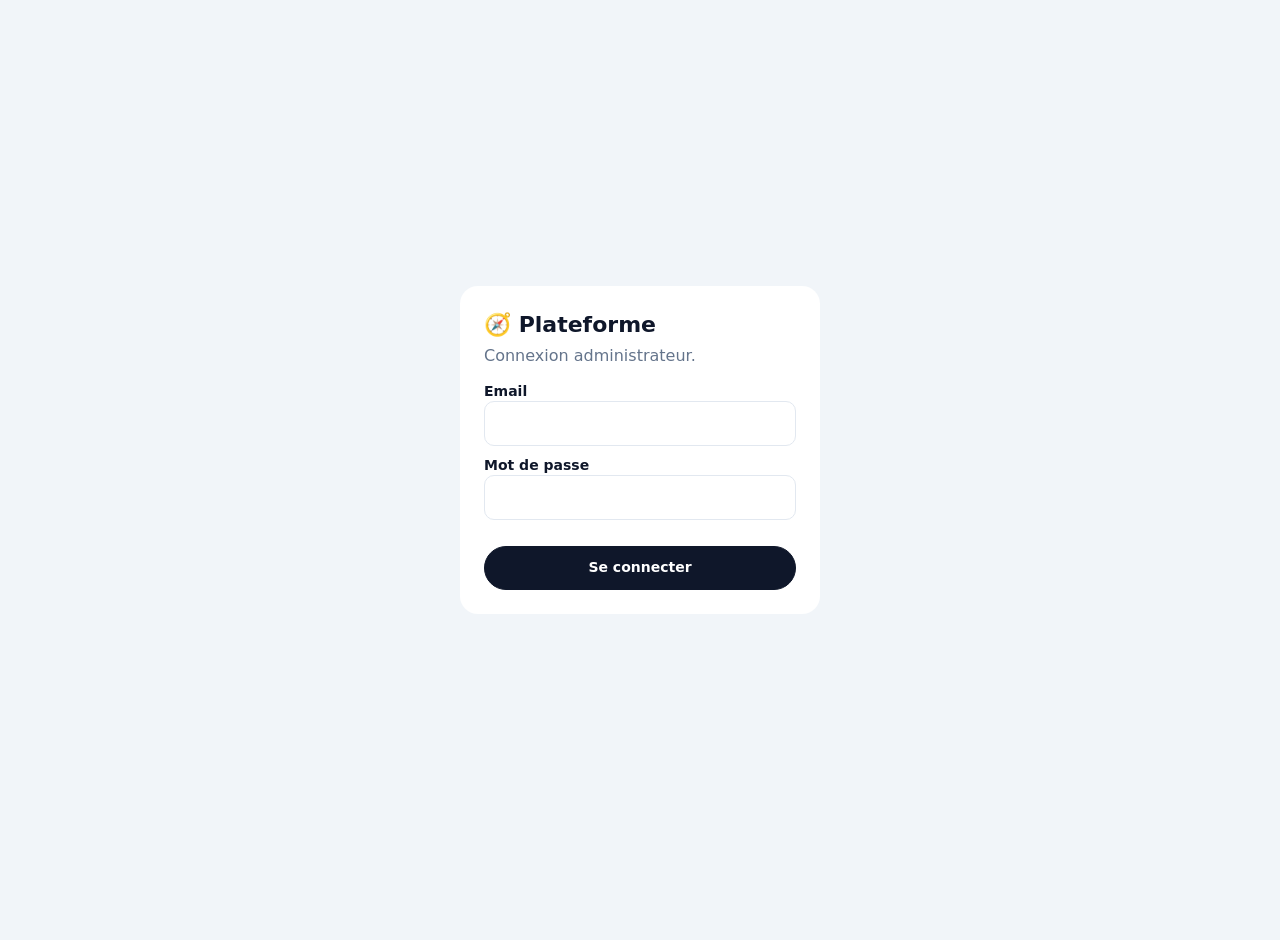
<file: platform.html>
<!doctype html>
<html lang="fr">
<head>
<meta charset="utf-8">
<meta name="viewport" content="width=device-width,initial-scale=1,viewport-fit=cover">
<meta name="robots" content="noindex">
<meta name="theme-color" content="#0f172a">
<title>Plateforme · Restaurants</title>
<style>
:root{--p:#0f172a;--acc:#16a34a;--bg:#f1f5f9;--line:#e2e8f0;--muted:#64748b;--red:#dc2626;--r:14px}
*{box-sizing:border-box;margin:0;padding:0}
body{font:16px/1.4 system-ui,-apple-system,"Segoe UI",Roboto,sans-serif;background:var(--bg);color:#0f172a;padding-bottom:40px}
button{font:inherit;color:inherit;background:none;border:0;cursor:pointer}
input,select{font:inherit;font-size:16px;width:100%;border:1.5px solid var(--line);border-radius:10px;padding:10px 12px;background:#fff;color:inherit}
.wrap{max-width:720px;margin:0 auto;padding:0 14px}
.top{position:sticky;top:0;z-index:5;background:var(--p);color:#fff}
.top .wrap{display:flex;align-items:center;gap:10px;height:56px}
.top h1{font-size:17px;flex:1}
.top button,.top a{color:#fff;font-size:14px;text-decoration:none;background:rgba(255,255,255,.12);border-radius:999px;padding:7px 12px}
.login{min-height:100vh;display:grid;place-items:center;padding:24px}
.login form{width:100%;max-width:360px;background:#fff;border-radius:18px;padding:24px}
.login h1{font-size:22px}.login p{color:var(--muted);margin:4px 0 14px}
label{display:block;font-weight:600;font-size:14px;margin-top:10px}
label small{font-weight:400;color:var(--muted)}
.btn{display:inline-flex;align-items:center;justify-content:center;gap:6px;border-radius:999px;padding:10px 16px;font-weight:700;min-height:44px;background:#fff;border:1.5px solid var(--line);text-decoration:none;font-size:14px}
.btn.pri{background:var(--p);color:#fff;border-color:var(--p)}
.btn.green{background:var(--acc);color:#fff;border-color:var(--acc)}
.btn.danger{color:var(--red);border-color:#fecaca}
.btn[disabled]{opacity:.5}
.err{color:var(--red);font-size:14px;margin-top:8px}
.kpis{display:grid;grid-template-columns:repeat(4,1fr);gap:8px;margin:14px 0}
.kpis div{background:#fff;border-radius:12px;padding:10px;text-align:center}
.kpis b{display:block;font-size:20px}.kpis small{color:var(--muted);font-size:12px}
.card{background:#fff;border-radius:var(--r);padding:14px;margin-bottom:10px}
.card h3{font-size:16px;display:flex;align-items:center;gap:8px;flex-wrap:wrap}
.card .sub{color:var(--muted);font-size:13px;margin-top:2px;word-break:break-all}
.badge{font-size:12px;font-weight:700;border-radius:999px;padding:2px 9px}
.badge.on{background:#dcfce7;color:#166534}.badge.off{background:#fee2e2;color:#991b1b}
.acts{display:flex;flex-wrap:wrap;gap:6px;margin-top:10px}
.two{display:grid;grid-template-columns:1fr 1fr;gap:10px}
.search{margin:4px 0 10px}
.done{background:#f0fdf4;border:1.5px solid #bbf7d0}
.done pre{white-space:pre-wrap;font:14px/1.45 ui-monospace,Menlo,monospace;background:#fff;border-radius:10px;padding:10px;margin-top:8px}
.toast{position:fixed;left:50%;bottom:20px;transform:translateX(-50%);background:#0f172a;color:#fff;padding:10px 16px;border-radius:999px;font-size:14px;opacity:0;transition:opacity .2s;pointer-events:none}
.toast.on{opacity:1}.toast.bad{background:var(--red)}
details summary{cursor:pointer;font-weight:700;padding:4px 0}
</style>
</head>
<body>
<div id="app"></div>
<div id="toast" class="toast"></div>
<script src="config.js"></script>
<script>
(function () {
'use strict';
var C = window.CONFIG || {}, root = document.getElementById('app');
var SB = (C.supabase && C.supabase.url || '').replace(/\/$/, ''), KEY = C.supabase && C.supabase.key;
var SKEY = 'wo_admin';                         // same login as admin.html
var sess = null; try { sess = JSON.parse(localStorage.getItem(SKEY) || 'null'); } catch (e) {}
function saveSess() { try { if (sess) localStorage.setItem(SKEY, JSON.stringify(sess)); else localStorage.removeItem(SKEY); } catch (e) {} }
function esc(s) { return String(s == null ? '' : s).replace(/[&<>"']/g, function (c) { return { '&': '&amp;', '<': '&lt;', '>': '&gt;', '"': '&quot;', "'": '&#39;' }[c]; }); }
function toast(m, bad) { var t = document.getElementById('toast'); t.textContent = m; t.className = 'toast on' + (bad ? ' bad' : ''); clearTimeout(toast.h); toast.h = setTimeout(function () { t.className = 'toast'; }, 2600); }
function $(s) { return root.querySelector(s); }

function authCall(grant, body) {
  return fetch(SB + '/auth/v1/token?grant_type=' + grant, { method: 'POST', headers: { apikey: KEY, 'Content-Type': 'application/json' }, body: JSON.stringify(body) })
    .then(function (r) { return r.json().then(function (j) {
      if (!r.ok) throw new Error(/invalid/i.test(j.error_description || j.msg || '') ? 'Email ou mot de passe incorrect' : (j.error_description || j.msg || 'Erreur de connexion'));
      sess = { access_token: j.access_token, refresh_token: j.refresh_token, expires_at: Math.floor(Date.now() / 1000) + (j.expires_in || 3600), user: { id: j.user && j.user.id, email: j.user && j.user.email } };
      saveSess(); return sess;
    }); });
}
function token() {
  if (!sess) return Promise.reject(new Error('auth'));
  if (sess.expires_at - 60 > Date.now() / 1000) return Promise.resolve(sess.access_token);
  return authCall('refresh_token', { refresh_token: sess.refresh_token }).then(function (s) { return s.access_token; });
}
function call(method, path, body) {
  return token().then(function (tk) {
    return fetch(SB + path, { method: method, headers: { apikey: KEY, Authorization: 'Bearer ' + tk, 'Content-Type': 'application/json' }, body: body === undefined ? undefined : JSON.stringify(body) });
  }).then(function (r) {
    if (r.status === 401) { sess = null; saveSess(); render(); throw new Error('Session expirée'); }
    return r.text().then(function (t) { var j = null; try { j = t ? JSON.parse(t) : null; } catch (e) {}
      if (!r.ok) throw new Error((j && (j.error || j.message)) || ('Erreur ' + r.status)); return j; });
  });
}
function rpc(fn, args) { return call('POST', '/rest/v1/rpc/' + fn, args || {}); }
function fn(args) { return call('POST', '/functions/v1/platform', args); }

var shops = null, isAdmin = null, q = '', creating = false, created = null, err = '';
function today() { return new Date().toISOString().slice(0, 10); }
function linkOf(id) { return C.baseDomain ? 'https://' + id + '.' + C.baseDomain + '/' : location.origin + '/' + id; }
function slugify(s) { return String(s || '').toLowerCase().normalize('NFD').replace(/[̀-ͯ]/g, '').replace(/[^a-z0-9]+/g, '-').replace(/^-+|-+$/g, '').slice(0, 40); }
function genPass() { var a = 'abcdefghjkmnpqrstuvwxyz23456789', s = ''; var r = new Uint32Array(10); crypto.getRandomValues(r); for (var i = 0; i < 10; i++) s += a[r[i] % a.length]; return s; }

function load() {
  return rpc('is_platform_admin').then(function (a) {
    isAdmin = a === true; if (!isAdmin) return render();
    return rpc('platform_shops').then(function (rows) { shops = rows; render(); });
  }).catch(function (e) { err = e.message; render(); });
}

function render() {
  if (!sess) return renderLogin();
  if (isAdmin === null) { root.innerHTML = '<div class="login"><form><h1>…</h1><p>' + esc(err || 'Chargement') + '</p></form></div>'; return; }
  if (!isAdmin) {
    root.innerHTML = '<div class="login"><form onsubmit="return false"><h1>⛔ Accès réservé</h1><p>Ce compte (' + esc(sess.user.email) + ') n\'est pas administrateur de la plateforme.</p><a class="btn" href="admin.html" style="width:100%">Aller à ma boutique</a><p></p><button class="btn" data-a="logout" style="width:100%">Se déconnecter</button></form></div>';
    return;
  }
  var all = shops || [], open = all.filter(function (s) { return s.open; }).length;
  var week = all.reduce(function (n, s) { return n + (+s.orders_7d || 0); }, 0);
  var h = '<header class="top"><div class="wrap"><h1>🧭 Plateforme</h1><button data-a="logout">Sortir</button></div></header><main class="wrap">';
  h += '<div class="kpis"><div><b>' + all.length + '</b><small>restaurants</small></div><div><b>' + open + '</b><small>ouverts</small></div><div><b>' + (all.length - open) + '</b><small>fermés</small></div><div><b>' + week + '</b><small>commandes 7 j</small></div></div>';
  if (created) {
    h += '<div class="card done" id="created"><h3>✅ ' + esc(created.name) + ' est créé</h3><p class="sub">Envoyez ce message au client :</p><pre id="msg">' + esc(created.msg) + '</pre>' +
      '<div class="acts"><button class="btn green" data-a="copy">📋 Copier</button><a class="btn" target="_blank" rel="noopener" href="https://wa.me/?text=' + encodeURIComponent(created.msg) + '">Envoyer sur WhatsApp</a><button class="btn" data-a="close-created">OK</button></div></div>';
  }
  h += '<details class="card" id="new"' + (creating ? ' open' : '') + '><summary>➕ Nouveau restaurant</summary><form id="nf">' +
    '<label>Nom du commerce<input name="name" required placeholder="Pizza Oran"></label>' +
    '<label>Lien <small>(' + esc(linkOf('…').replace(/…\/?$/, '')) + '…)</small><input name="id" required pattern="[a-z0-9][a-z0-9-]{1,39}" placeholder="pizza-oran"></label>' +
    '<div class="two"><label>Type<select name="mode"><option value="menu">🍽️ Restaurant</option><option value="shop">🛍️ Boutique</option></select></label>' +
    '<label>Copier le menu de<select name="copy_from"><option value="">— vide —</option>' + all.map(function (s) { return '<option value="' + esc(s.id) + '">' + esc(s.name || s.id) + '</option>'; }).join('') + '</select></label></div>' +
    '<label>Email du client<input name="email" type="email" required placeholder="client@gmail.com"></label>' +
    '<label>Mot de passe de départ<input name="password" required minlength="8" value="' + genPass() + '"></label>' +
    '<p class="err" id="nerr"></p><button class="btn pri" style="width:100%;margin-top:12px">Créer le restaurant</button></form></details>';
  h += '<input class="search" id="q" type="search" placeholder="🔎 Rechercher" value="' + esc(q) + '">';
  all.filter(function (s) { return !q || ((s.name || '') + ' ' + s.id + ' ' + (s.owner_email || '')).toLowerCase().indexOf(q.toLowerCase()) >= 0; }).forEach(function (s) {
    var why = s.open ? 'Ouvert' : s.status === 'suspended' ? 'Suspendu' : 'Expiré';
    h += '<div class="card" data-shop="' + esc(s.id) + '"><h3>' + esc(s.name || s.id) + ' <span class="badge ' + (s.open ? 'on' : 'off') + '">' + why + '</span></h3>' +
      '<p class="sub">' + esc(linkOf(s.id)) + '</p><p class="sub">' + esc(s.owner_email || 'sans propriétaire') + ' · ' + (+s.items || 0) + ' articles · ' + (+s.orders_7d || 0) + ' commandes 7 j' +
      (s.paid_until ? ' · payé jusqu\'au ' + esc(s.paid_until) : '') + '</p>' +
      '<div class="acts"><a class="btn" target="_blank" rel="noopener" href="' + esc(linkOf(s.id)) + '">👁 Site</a><a class="btn" href="admin.html?shop=' + esc(s.id) + '">✏️ Modifier</a>' +
      '<a class="btn" target="_blank" rel="noopener" href="qr.html?shop=' + esc(s.id) + '">📱 QR</a>' +
      (s.status === 'suspended' ? '<button class="btn green" data-a="status" data-id="' + esc(s.id) + '" data-v="active">Réactiver</button>' : '<button class="btn danger" data-a="status" data-id="' + esc(s.id) + '" data-v="suspended">Suspendre</button>') +
      '<button class="btn" data-a="pass" data-id="' + esc(s.id) + '">🔑 Mot de passe</button></div>' +
      '<label>Payé jusqu\'au <small>(vide = sans limite)</small><input type="date" data-a="paid" data-id="' + esc(s.id) + '" value="' + esc(s.paid_until || '') + '"></label></div>';
  });
  if (!all.length) h += '<p class="sub" style="text-align:center;padding:20px">Aucun restaurant. Créez le premier ci-dessus.</p>';
  h += '</main>';
  root.innerHTML = h;
  var nf = $('#nf');
  nf.name.addEventListener('input', function () { if (!nf.id.dataset.touched) nf.id.value = slugify(nf.name.value); });
  nf.id.addEventListener('input', function () { nf.id.dataset.touched = 1; });
  nf.onsubmit = function (e) {
    e.preventDefault();
    var d = { action: 'create_shop', name: nf.name.value.trim(), id: nf.id.value.trim(), mode: nf.mode.value, copy_from: nf.copy_from.value || null, email: nf.email.value.trim(), password: nf.password.value };
    var btn = nf.querySelector('.btn'); btn.disabled = true; btn.textContent = '…';
    fn(d).then(function (r) {
      var link = linkOf(d.id), adm = location.origin + '/admin.html';
      created = { name: d.name, msg: 'Bonjour ! Votre menu en ligne est prêt :\n' + link + '\n\nPour modifier vos articles et photos :\n' + adm + '\nEmail : ' + d.email + '\n' +
        (r.reused ? 'Mot de passe : celui que vous utilisez déjà' : 'Mot de passe : ' + d.password) + '\n\nCommencez par « Boutique » pour mettre votre numéro WhatsApp.' };
      creating = false; return load();
    }).catch(function (er) { btn.disabled = false; btn.textContent = 'Créer le restaurant'; $('#nerr').textContent = er.message; });
  };
}

function renderLogin(e) {
  root.innerHTML = '<div class="login"><form id="login"><h1>🧭 Plateforme</h1><p>Connexion administrateur.</p>' +
    '<label for="em">Email<input id="em" type="email" autocomplete="username" required></label><label for="pw">Mot de passe<input id="pw" type="password" autocomplete="current-password" required></label>' +
    '<p class="err">' + esc(e || '') + '</p><button class="btn pri" style="width:100%;margin-top:12px">Se connecter</button></form></div>';
  $('#login').onsubmit = function (ev) {
    ev.preventDefault();
    authCall('password', { email: $('#em').value.trim(), password: $('#pw').value }).then(function () { isAdmin = null; render(); load(); }).catch(function (er) { renderLogin(er.message); });
  };
}

root.addEventListener('click', function (e) {
  var el = e.target.closest('[data-a]'); if (!el || el.tagName === 'INPUT') return;
  var a = el.getAttribute('data-a'), id = el.getAttribute('data-id');
  if (a === 'logout') { sess = null; saveSess(); isAdmin = null; shops = null; render(); }
  else if (a === 'status') {
    var s = shops.filter(function (x) { return x.id === id; })[0], v = el.getAttribute('data-v');
    if (v === 'suspended' && !confirm('Suspendre « ' + (s.name || id) + ' » ? Le menu sera caché au public.')) return;
    rpc('platform_update_shop', { p_id: id, p_status: v, p_paid_until: s.paid_until || null }).then(function () { toast(v === 'active' ? '✓ Réactivé' : 'Suspendu'); return load(); }).catch(function (er) { toast(er.message, true); });
  }
  else if (a === 'pass') {
    var p = prompt('Nouveau mot de passe pour ' + id + ' (8 caractères min.) :', genPass()); if (!p) return;
    fn({ action: 'set_password', id: id, password: p }).then(function () { toast('✓ Mot de passe changé : ' + p); }).catch(function (er) { toast(er.message, true); });
  }
  else if (a === 'copy') { try { navigator.clipboard.writeText(created.msg); toast('✓ Copié'); } catch (er) { toast('Copie impossible', true); } }
  else if (a === 'close-created') { created = null; render(); }
});
root.addEventListener('change', function (e) {
  var el = e.target; if (el.getAttribute('data-a') !== 'paid') return;
  var id = el.getAttribute('data-id'), s = shops.filter(function (x) { return x.id === id; })[0];
  rpc('platform_update_shop', { p_id: id, p_status: s.status, p_paid_until: el.value || null }).then(function () { toast('✓ Date enregistrée'); return load(); }).catch(function (er) { toast(er.message, true); });
});
root.addEventListener('input', function (e) {
  if (e.target.id !== 'q') return; q = e.target.value; var pos = e.target.selectionStart; render(); var n = $('#q'); n.focus(); n.setSelectionRange(pos, pos);
});
root.addEventListener('toggle', function (e) { if (e.target.id === 'new') creating = e.target.open; }, true);

window.__platform = { slugify: slugify, linkOf: linkOf };
if (!SB) root.innerHTML = '<div class="login"><form><h1>⚙️</h1><p>Ajoutez supabase dans config.js.</p></form></div>';
else if (sess) { render(); load(); } else render();
})();
</script>
</body>
</html>
</file>
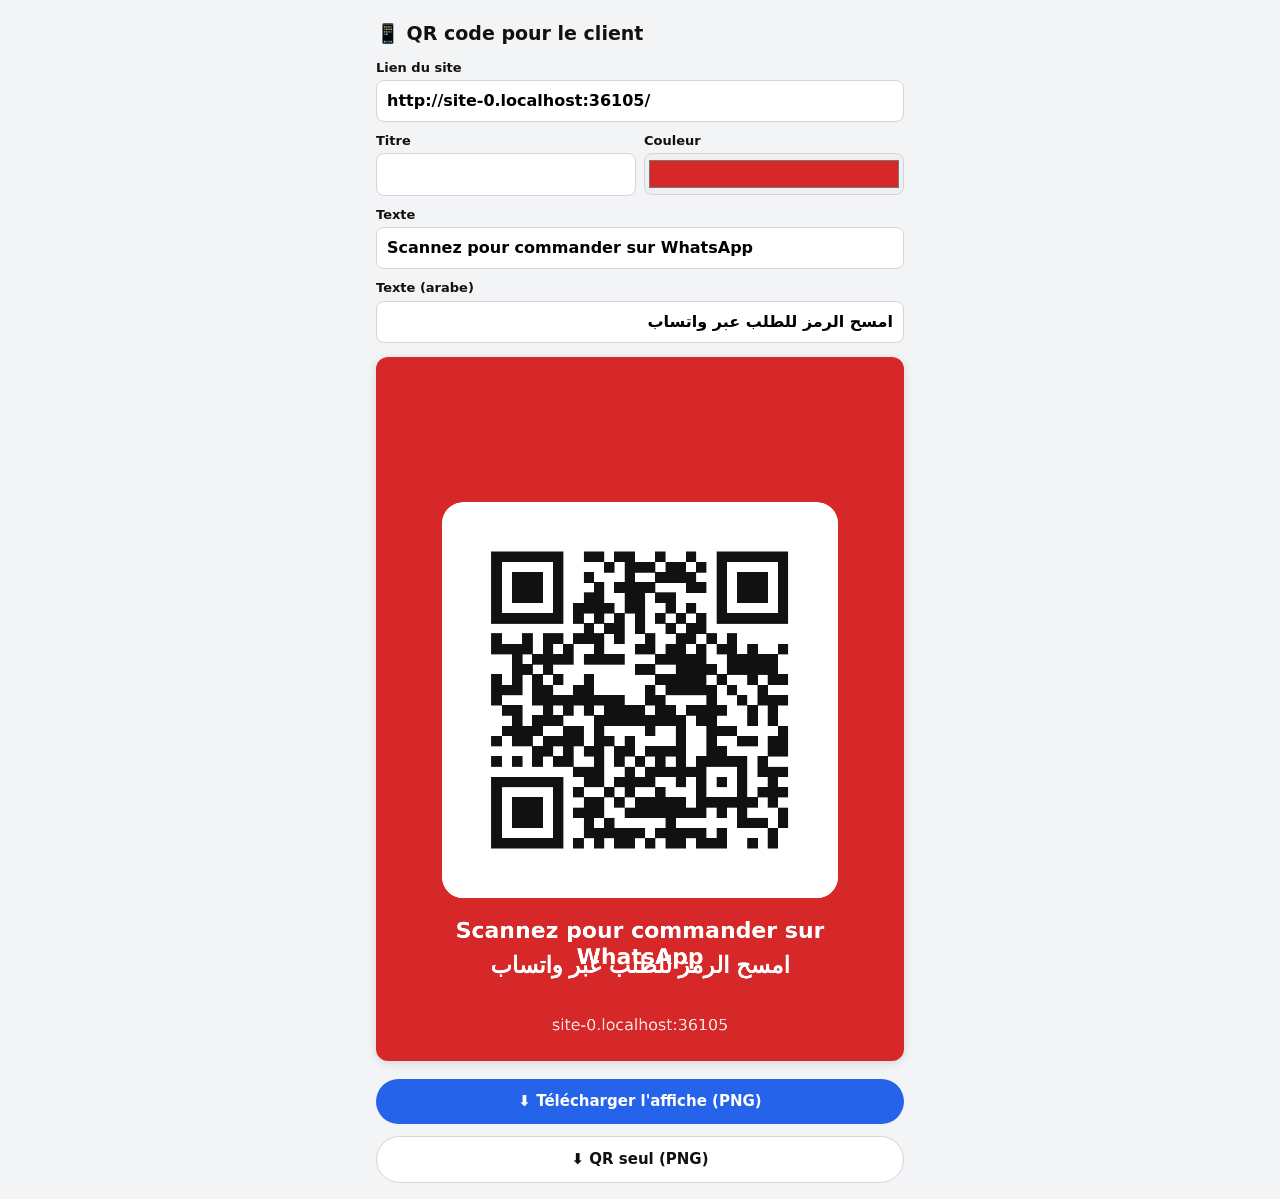
<file: qr.html>
<!doctype html>
<html lang="fr">
<head>
<meta charset="utf-8">
<meta name="viewport" content="width=device-width,initial-scale=1">
<meta name="robots" content="noindex">
<title>QR code · Affiche</title>
<style>
*{box-sizing:border-box}
body{margin:0;font:15px/1.4 system-ui,-apple-system,"Segoe UI",Roboto,sans-serif;background:#f3f4f6;color:#111}
.wrap{max-width:560px;margin:0 auto;padding:16px}
h1{font-size:19px;margin:4px 0 12px}
label{display:block;font-size:13px;font-weight:600;margin-top:10px}
input{width:100%;font:inherit;font-size:16px;border:1px solid #d1d5db;border-radius:8px;padding:9px 10px;margin-top:3px}
.row{display:flex;gap:8px}.row>*{flex:1}
canvas{width:100%;height:auto;border-radius:12px;margin-top:14px;box-shadow:0 2px 10px rgba(0,0,0,.12);background:#fff}
button{font:inherit;font-weight:600;border:0;border-radius:999px;padding:12px 16px;margin-top:12px;width:100%;background:#2563eb;color:#fff;cursor:pointer}
button.alt{background:#fff;color:#111;border:1px solid #d1d5db}
</style>
</head>
<body>
<div class="wrap">
  <h1>📱 QR code pour le client</h1>
  <label>Lien du site<input id="url" type="url" inputmode="url"></label>
  <div class="row">
    <label>Titre<input id="title"></label>
    <label>Couleur<input id="color" type="color" style="height:42px;padding:2px"></label>
  </div>
  <label>Texte<input id="sub" value="Scannez pour commander sur WhatsApp"></label>
  <label>Texte (arabe)<input id="sub2" dir="rtl" value="امسح الرمز للطلب عبر واتساب"></label>
  <canvas id="cv" width="1200" height="1600"></canvas>
  <button id="dl">⬇️ Télécharger l'affiche (PNG)</button>
  <button id="dlq" class="alt">⬇️ QR seul (PNG)</button>
</div>
<script src="lib/qrcode.js"></script>
<script src="config.js"></script>
<script>
(function(){
var C=window.CONFIG||{}, B=C.business||{};
var $=function(i){return document.getElementById(i);};
var SHOP=(/[?&]shop=([a-z0-9-]+)/.exec(location.search)||[])[1]||C.shop||null;
function shopLink(){ if(!SHOP) return location.href.replace(/qr\.html.*$/,'');
  return C.baseDomain ? 'https://'+SHOP+'.'+C.baseDomain+'/' : location.origin+'/'+SHOP; }
$('url').value=shopLink();
$('title').value=B.name||'';
$('color').value=(C.colors&&C.colors.primary)||'#d62828';
function qr(text){ var q=qrcode(0,'M'); q.addData(unescape(encodeURIComponent(text))); q.make(); return q; }
function drawQR(ctx,q,x,y,size){
  var n=q.getModuleCount(), m=size/(n+8); ctx.fillStyle='#fff'; ctx.fillRect(x,y,size,size); ctx.fillStyle='#111';
  for(var r=0;r<n;r++)for(var c=0;c<n;c++) if(q.isDark(r,c)) ctx.fillRect(Math.floor(x+(c+4)*m),Math.floor(y+(r+4)*m),Math.ceil(m),Math.ceil(m));
}
function wrapText(ctx,txt,x,y,maxW,lh){
  var words=txt.split(' '),line='',lines=[];
  words.forEach(function(w){ var t=line?line+' '+w:w; if(ctx.measureText(t).width>maxW&&line){lines.push(line);line=w;} else line=t; });
  lines.push(line); lines.forEach(function(l,i){ctx.fillText(l,x,y+i*lh);}); return lines.length;
}
function draw(){
  var cv=$('cv'), ctx=cv.getContext('2d'), W=cv.width, H=cv.height, col=$('color').value;
  ctx.fillStyle=col; ctx.fillRect(0,0,W,H);
  ctx.fillStyle='#fff'; ctx.textAlign='center';
  ctx.font='bold 92px system-ui,sans-serif'; wrapText(ctx,$('title').value,W/2,190,W-120,100);
  ctx.fillStyle='#fff'; roundRect(ctx,150,330,900,900,48); ctx.fill();
  try{ drawQR(ctx,qr($('url').value||' '),170,350,860); }catch(e){}
  ctx.fillStyle='#fff'; ctx.font='600 50px system-ui,sans-serif'; wrapText(ctx,$('sub').value,W/2,1320,W-120,60);
  ctx.font='600 52px "Noto Sans Arabic",Tahoma,sans-serif'; ctx.direction='rtl'; wrapText(ctx,$('sub2').value,W/2,1400,W-120,62); ctx.direction='ltr';
  ctx.globalAlpha=.85; ctx.font='36px system-ui,sans-serif'; ctx.fillText($('url').value.replace(/^https?:\/\//,'').replace(/\/$/,''),W/2,1530); ctx.globalAlpha=1;
}
function roundRect(ctx,x,y,w,h,r){ctx.beginPath();ctx.moveTo(x+r,y);ctx.arcTo(x+w,y,x+w,y+h,r);ctx.arcTo(x+w,y+h,x,y+h,r);ctx.arcTo(x,y+h,x,y,r);ctx.arcTo(x,y,x+w,y,r);ctx.closePath();}
function save(canvas,name){ var a=document.createElement('a'); a.download=name; a.href=canvas.toDataURL('image/png'); document.body.appendChild(a); a.click(); a.remove(); }
['url','title','color','sub','sub2'].forEach(function(i){ $(i).addEventListener('input',draw); });
$('dl').onclick=function(){ save($('cv'),'affiche-qr'+(SHOP?'-'+SHOP:'')+'.png'); };
$('dlq').onclick=function(){ var c=document.createElement('canvas'); c.width=c.height=1000; drawQR(c.getContext('2d'),qr($('url').value),0,0,1000); save(c,'qr.png'); };
draw();
if (C.supabase && C.supabase.url && SHOP) {
  fetch(C.supabase.url.replace(/\/$/,'') + '/rest/v1/shops?id=eq.' + encodeURIComponent(SHOP) + '&select=settings', { headers: { apikey: C.supabase.key } })
    .then(function(r){ return r.json(); }).then(function(rows){ var st = rows[0] && rows[0].settings || {};
      if (st.business && st.business.name && !$('title').value) $('title').value = st.business.name;
      if (st.colors && st.colors.primary) $('color').value = st.colors.primary; draw(); }).catch(function(){});
}
})();
</script>
</body>
</html>
</file>
<file: style.css>
:root{--primary:#d62828;--accent:#f77f00;--bg:#faf7f2;--card:#fff;--ink:#1d1d1f;--muted:#6b6b70;--line:#ebe6df;--wa:#1fa855;--r:14px}
*{box-sizing:border-box;margin:0;padding:0}
html{-webkit-text-size-adjust:100%;scroll-behavior:smooth;scroll-padding-top:56px}
body{font:15px/1.45 system-ui,-apple-system,"Segoe UI",Roboto,"Noto Sans Arabic",Tahoma,sans-serif;background:var(--bg);color:var(--ink);padding-bottom:90px}
body.noscroll{overflow:hidden}
[dir=rtl] body{font-family:"Noto Sans Arabic","Segoe UI",Tahoma,system-ui,sans-serif}
button{font:inherit;color:inherit;background:none;border:0;cursor:pointer}
a{color:inherit}
.wrap{max-width:720px;margin:0 auto;padding:0 16px}
.demo{background:#fff3cd;color:#664d03;font-size:13px;text-align:center;padding:6px 16px}
.hero{background:var(--primary);color:#fff;padding:18px 0 14px}
.hrow{display:flex;align-items:center;gap:12px}
.logo{width:60px;height:60px;border-radius:50%;background:#fff;object-fit:cover;flex:none;border:3px solid rgba(255,255,255,.5)}
.logo.emo{display:grid;place-items:center;font-size:32px}
.hinfo{flex:1;min-width:0}
.hinfo h1{font-size:21px;line-height:1.2}
.hinfo p{opacity:.92;font-size:14px}
.hinfo .meta{font-size:12.5px;opacity:.8}
.lang{background:rgba(255,255,255,.18);border:1px solid rgba(255,255,255,.35);border-radius:999px;padding:6px 12px;font-size:14px;font-weight:600;flex:none}
.badges{display:flex;flex-wrap:wrap;gap:6px;margin-top:10px}
.badges span{background:rgba(0,0,0,.16);border-radius:999px;padding:3px 10px;font-size:12.5px}
.cats{position:sticky;top:0;z-index:5;background:var(--bg);border-bottom:1px solid var(--line)}
.cats .wrap{display:flex;gap:8px;overflow-x:auto;padding-block:10px;scrollbar-width:none}
.cats .wrap::-webkit-scrollbar{display:none}
.cats a{flex:none;text-decoration:none;background:var(--card);border:1px solid var(--line);border-radius:999px;padding:6px 14px;font-size:14px;font-weight:600;white-space:nowrap}
section{padding-top:16px}
section h2{font-size:18px;margin-bottom:10px}
.list{display:grid;gap:10px}
.item{display:flex;gap:12px;background:var(--card);border-radius:var(--r);padding:10px;box-shadow:0 1px 2px rgba(0,0,0,.05);cursor:pointer}
.item.out{opacity:.55;cursor:default}
.ph{width:92px;height:92px;border-radius:10px;object-fit:cover;flex:none;background:#eee}
.ph.emo{display:grid;place-items:center;font-size:40px;background:linear-gradient(135deg,hsl(var(--h) 80% 92%),hsl(calc(var(--h) + 40) 75% 84%))}
.ibody{flex:1;min-width:0;display:flex;flex-direction:column}
.ibody h3{font-size:15.5px;line-height:1.25}
.ibody p{color:var(--muted);font-size:13px;margin-top:2px;display:-webkit-box;-webkit-line-clamp:2;-webkit-box-orient:vertical;overflow:hidden}
.pop{font-style:normal;font-size:11px;background:var(--accent);color:#fff;border-radius:6px;padding:1px 6px;vertical-align:2px;white-space:nowrap}
.irow{margin-top:auto;padding-top:6px;display:flex;align-items:center;justify-content:space-between;gap:8px}
.price{font-weight:700;color:var(--primary);white-space:nowrap}
.price small{font-weight:500;color:var(--muted)}
.addbtn{width:34px;height:34px;border-radius:50%;background:var(--primary);color:#fff;display:grid;place-items:center;font-size:22px;line-height:1;flex:none}
.addbtn i{font-style:normal;font-size:14px;font-weight:700}
.tag{font-size:12px;background:#eee;border-radius:6px;padding:2px 8px}
/* shop mode: 2-col grid with tall photos */
.mode-shop .list{grid-template-columns:repeat(2,minmax(0,1fr))}
.mode-shop .item{flex-direction:column;padding:0;overflow:hidden;gap:0}
.mode-shop .ph{width:100%;height:auto;aspect-ratio:4/5;border-radius:0}
.mode-shop .ph.emo{font-size:56px}
.mode-shop .ibody{padding:8px 10px 10px}
@media(min-width:600px){.mode-shop .list{grid-template-columns:repeat(3,minmax(0,1fr))}.mode-menu .list{grid-template-columns:1fr 1fr}}
footer{text-align:center;color:var(--muted);font-size:13px;padding:28px 0 8px}
/* cart bar */
.cartbar{position:fixed;inset-inline:12px;bottom:max(12px,env(safe-area-inset-bottom));max-width:696px;margin:0 auto;z-index:10;background:var(--ink);color:#fff;border-radius:999px;display:flex;align-items:center;gap:10px;padding:12px 18px;font-weight:600;box-shadow:0 6px 20px rgba(0,0,0,.25)}
.cartbar span:nth-child(2){flex:1;text-align:start}
.cnt{background:var(--accent);border-radius:999px;min-width:26px;height:26px;display:grid;place-items:center;font-size:13px;padding:0 6px}
.bump{animation:bump .35s}
@keyframes bump{50%{transform:scale(1.05)}}
/* sheet */
.overlay{position:fixed;inset:0;background:rgba(0,0,0,.45);z-index:20}
.sheet{position:fixed;inset-inline:0;bottom:0;z-index:21;max-width:720px;margin:0 auto;max-height:92vh;max-height:92dvh;overflow-y:auto;background:var(--card);border-radius:18px 18px 0 0;display:flex;flex-direction:column}
.sheet.anim{animation:up .2s ease-out}
.overlay.anim{animation:fade .2s}
@keyframes fade{from{opacity:0}}
@keyframes up{from{transform:translateY(40px)}}
.shead{position:sticky;top:0;z-index:2;background:var(--card);display:flex;align-items:center;justify-content:space-between;padding:12px 16px;border-bottom:1px solid var(--line)}
.shead h2{font-size:18px}
.x{width:34px;height:34px;border-radius:50%;background:#f1efeb;font-size:16px;margin-inline-start:auto}
.ihero .ph{width:100%;height:auto;aspect-ratio:16/10;border-radius:0;font-size:80px}
.mode-shop .ihero .ph{aspect-ratio:1/1}
.spad{padding:14px 16px 16px;flex:1}
.spad h2{font-size:20px}
.muted{color:var(--muted)}
.center{text-align:center}
.vgroup{margin-top:16px}
.vname{font-weight:700;margin-bottom:8px}
.vname small{font-weight:500;color:var(--muted);font-size:12px;background:#f1efeb;border-radius:6px;padding:1px 6px}
.chips{display:flex;flex-wrap:wrap;gap:8px}
.chip{border:1.5px solid var(--line);border-radius:10px;padding:8px 12px;display:inline-flex;align-items:center;gap:6px;font-weight:600;min-height:42px}
.chip small{font-weight:500;color:var(--muted)}
.chip.on{border-color:var(--primary);background:#fff6f6;background:color-mix(in srgb,var(--primary) 9%,#fff);color:var(--primary)}
.chip.dis{opacity:.4;text-decoration:line-through}
.sw{width:18px;height:18px;border-radius:50%;border:1px solid rgba(0,0,0,.2)}
.sfoot{position:sticky;bottom:0;background:var(--card);border-top:1px solid var(--line);padding:12px 16px max(12px,env(safe-area-inset-bottom));display:flex;gap:10px;align-items:center}
.qty{display:flex;align-items:center;gap:4px;border:1.5px solid var(--line);border-radius:999px;padding:2px}
.qty button{width:36px;height:36px;border-radius:50%;font-size:20px;font-weight:700}
.qty b{min-width:22px;text-align:center}
.qty.sm button{width:30px;height:30px;font-size:17px}
.cta{flex:1;background:var(--primary);color:#fff;border-radius:999px;padding:14px 18px;font-weight:700;text-align:center;text-decoration:none;display:inline-flex;align-items:center;justify-content:center;gap:8px;min-height:50px}
.cta[disabled]{opacity:.45}
.cta.wa{background:var(--wa)}
.ghost{text-decoration:underline;color:var(--muted);padding:10px}
.lines{list-style:none}
.lines li{display:flex;align-items:center;gap:10px;padding:10px 0;border-bottom:1px solid var(--line)}
.lt{flex:1;min-width:0}
.lt small{display:block;color:var(--muted);font-size:12.5px}
.lp{font-weight:700;min-width:78px;text-align:end;white-space:nowrap}
.opts{display:flex;gap:8px;margin:16px 0 4px}
.opt{flex:1;border:1.5px solid var(--line);border-radius:12px;padding:10px;text-align:center;display:flex;flex-direction:column}
.opt small{color:var(--muted)}
.opt.on{border-color:var(--primary);background:#fff6f6;background:color-mix(in srgb,var(--primary) 8%,#fff)}
.fld{display:block;margin-top:12px}
.fld span{display:block;font-size:13.5px;font-weight:600;margin-bottom:4px}
.fld input,.fld select,.fld textarea{width:100%;font:inherit;font-size:16px;border:1.5px solid var(--line);border-radius:10px;padding:11px 12px;background:#fff;color:inherit}
.fld input:focus,.fld select:focus,.fld textarea:focus{outline:none;border-color:var(--primary)}
.fld.err input,.fld.err select,.fld.err textarea{border-color:#d00}
.fld em{display:block;color:#d00;font-size:12.5px;font-style:normal;margin-top:3px}
[dir=rtl] .fld input[dir=ltr]{text-align:right}
.tot{margin-top:16px;background:#f7f5f1;border-radius:12px;padding:12px}
.tot div{display:flex;justify-content:space-between;padding:3px 0}
.tot .big{font-weight:800;font-size:17px;border-top:1px dashed #d8d2c8;margin-top:6px;padding-top:8px}
.warn{color:#b45309;margin-top:10px;font-weight:600}
.big-ok{font-size:54px;margin:10px 0}
.spad.center p{margin-top:10px}
.spad.center .cta{display:inline-flex;width:100%}
.state{min-height:70vh;display:grid;place-items:center;text-align:center;padding:24px;gap:12px;align-content:center}
.spin{width:38px;height:38px;border-radius:50%;border:4px solid #e5e0d8;border-top-color:var(--primary);animation:sp 0.8s linear infinite}
@keyframes sp{to{transform:rotate(360deg)}}
/* ---------- brand extras ---------- */
.hero.cover{background:linear-gradient(rgba(0,0,0,.35),rgba(0,0,0,.6)),var(--cover) center/cover,var(--primary);padding:56px 0 16px}
.hinfo .hours{font-size:12.5px;font-weight:600;margin-top:4px;opacity:1}
.hinfo .hours.shut{color:#fff;background:rgba(0,0,0,.25);display:inline-block;border-radius:999px;padding:1px 9px}
.social{display:flex;flex-wrap:wrap;justify-content:center;gap:8px;margin-top:10px}
.social a{text-decoration:none;border:1px solid var(--line);background:var(--card);border-radius:999px;padding:5px 12px;font-weight:600;color:var(--ink)}
.state .logo{margin:0 auto;border-color:var(--line)}
/* ---------- themes (settings.theme) ---------- */
.theme-dark{--bg:#121212;--card:#1e1e1e;--ink:#f2f2f2;--muted:#a3a3a8;--line:#2c2c2e}
.theme-dark .cats{background:var(--bg)}
.theme-dark .ph{background:#2a2a2a}
.theme-dark input,.theme-dark select,.theme-dark textarea{background:#1a1a1a;color:var(--ink);border-color:var(--line)}
.theme-dark .sheet{background:var(--card)}
.theme-street{--bg:#fff8e1;--card:#fff;--ink:#111;--line:#111;--r:6px}
.theme-street body,body.theme-street{font-weight:500}
.theme-street .hero{background:#111;border-bottom:6px solid var(--accent)}
.theme-street .hinfo h1,.theme-street section h2{text-transform:uppercase;letter-spacing:.5px;font-weight:900}
.theme-street .item{border:2px solid #111;box-shadow:4px 4px 0 #111}
.theme-street .cats a{border:2px solid #111;border-radius:6px;text-transform:uppercase;font-size:13px}
.theme-street .addbtn,.theme-street .cta{border-radius:6px}
.theme-elegant{--bg:#f7f3ec;--card:#fffdf9;--ink:#2b2622;--muted:#857a6f;--line:#e4dacb;--r:4px}
body.theme-elegant .hinfo h1,body.theme-elegant section h2,body.theme-elegant .ibody h3{font-family:Georgia,"Times New Roman",serif;font-weight:500}
.theme-elegant .hero{background:var(--card);color:var(--ink);border-bottom:1px solid var(--line)}
.theme-elegant .hero.cover{color:#fff}
.theme-elegant .lang{border-color:var(--line);background:transparent}
.theme-elegant .badges span{background:var(--bg)}
.theme-elegant .item{box-shadow:none;border:1px solid var(--line)}
.theme-elegant .price{color:var(--ink)}
.theme-elegant section h2{border-bottom:1px solid var(--line);padding-bottom:6px;font-size:20px}
.theme-dark .price{color:var(--accent)}
</file>
